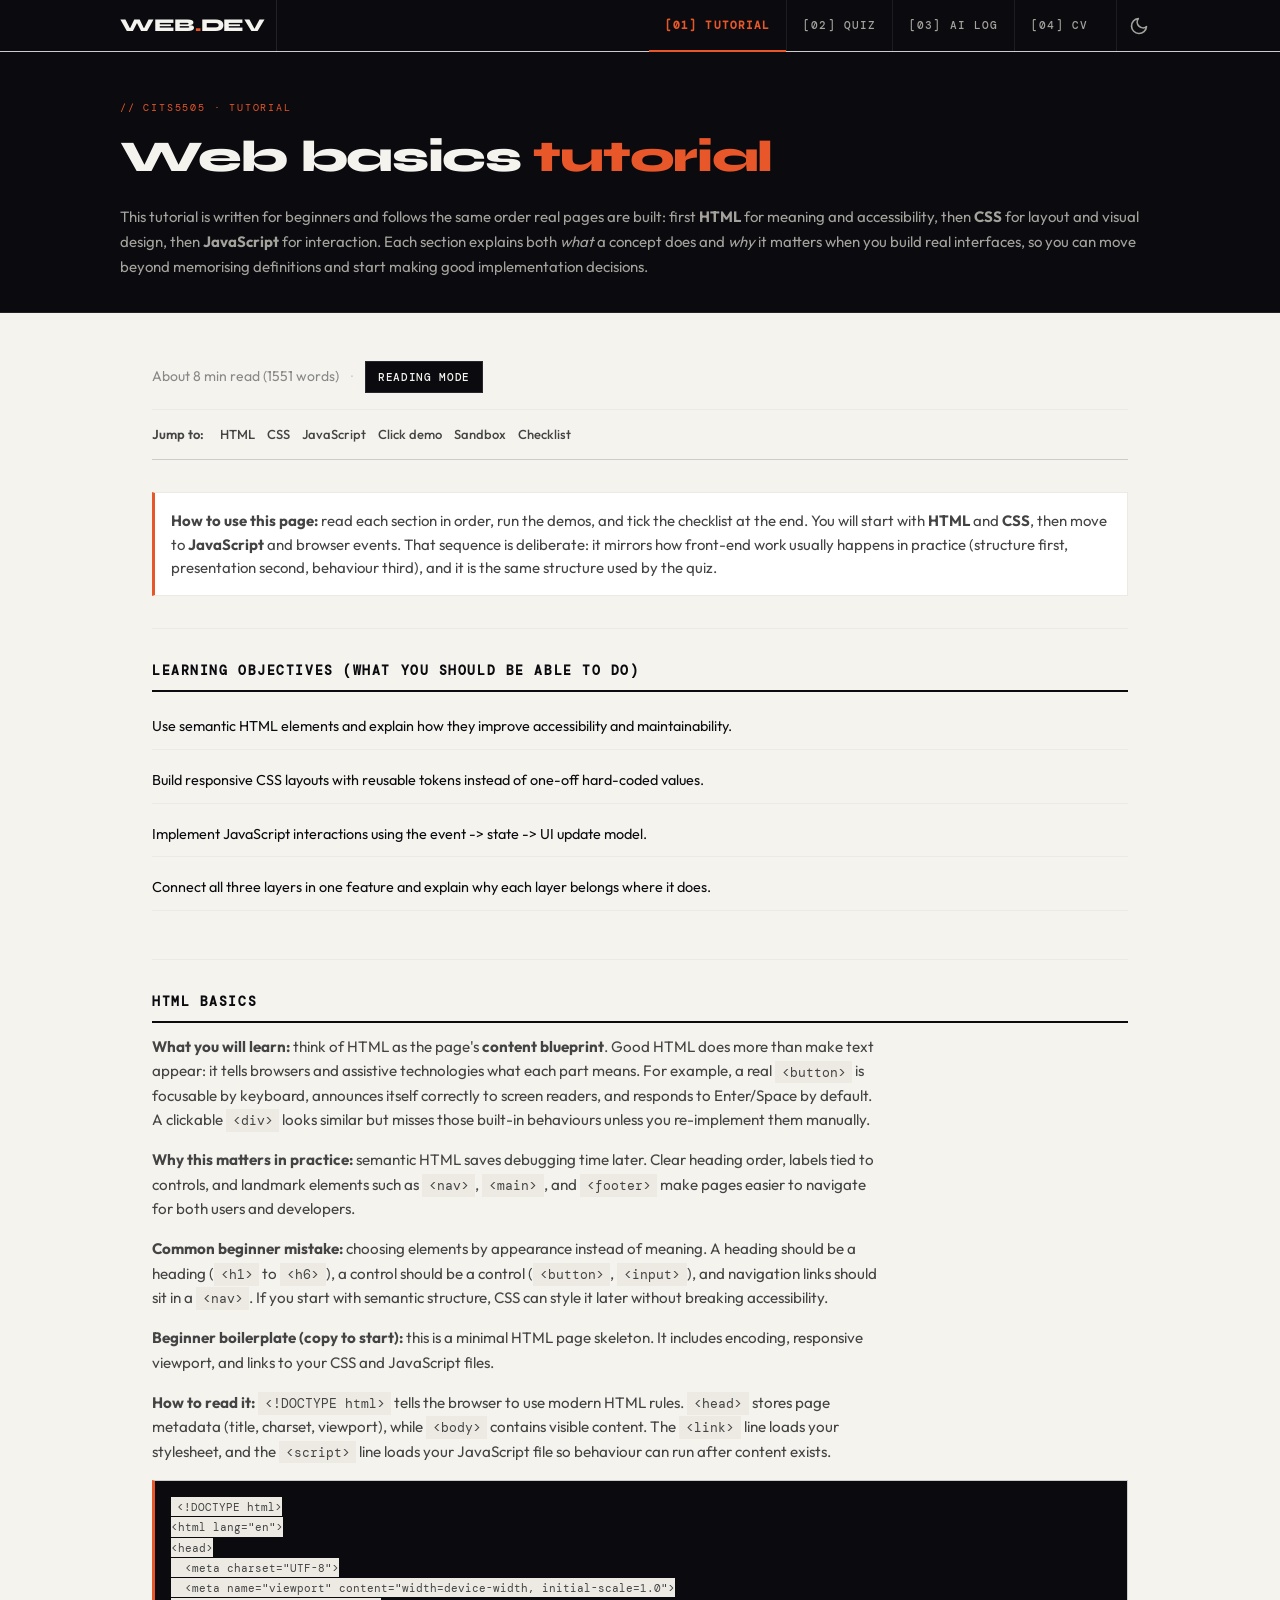
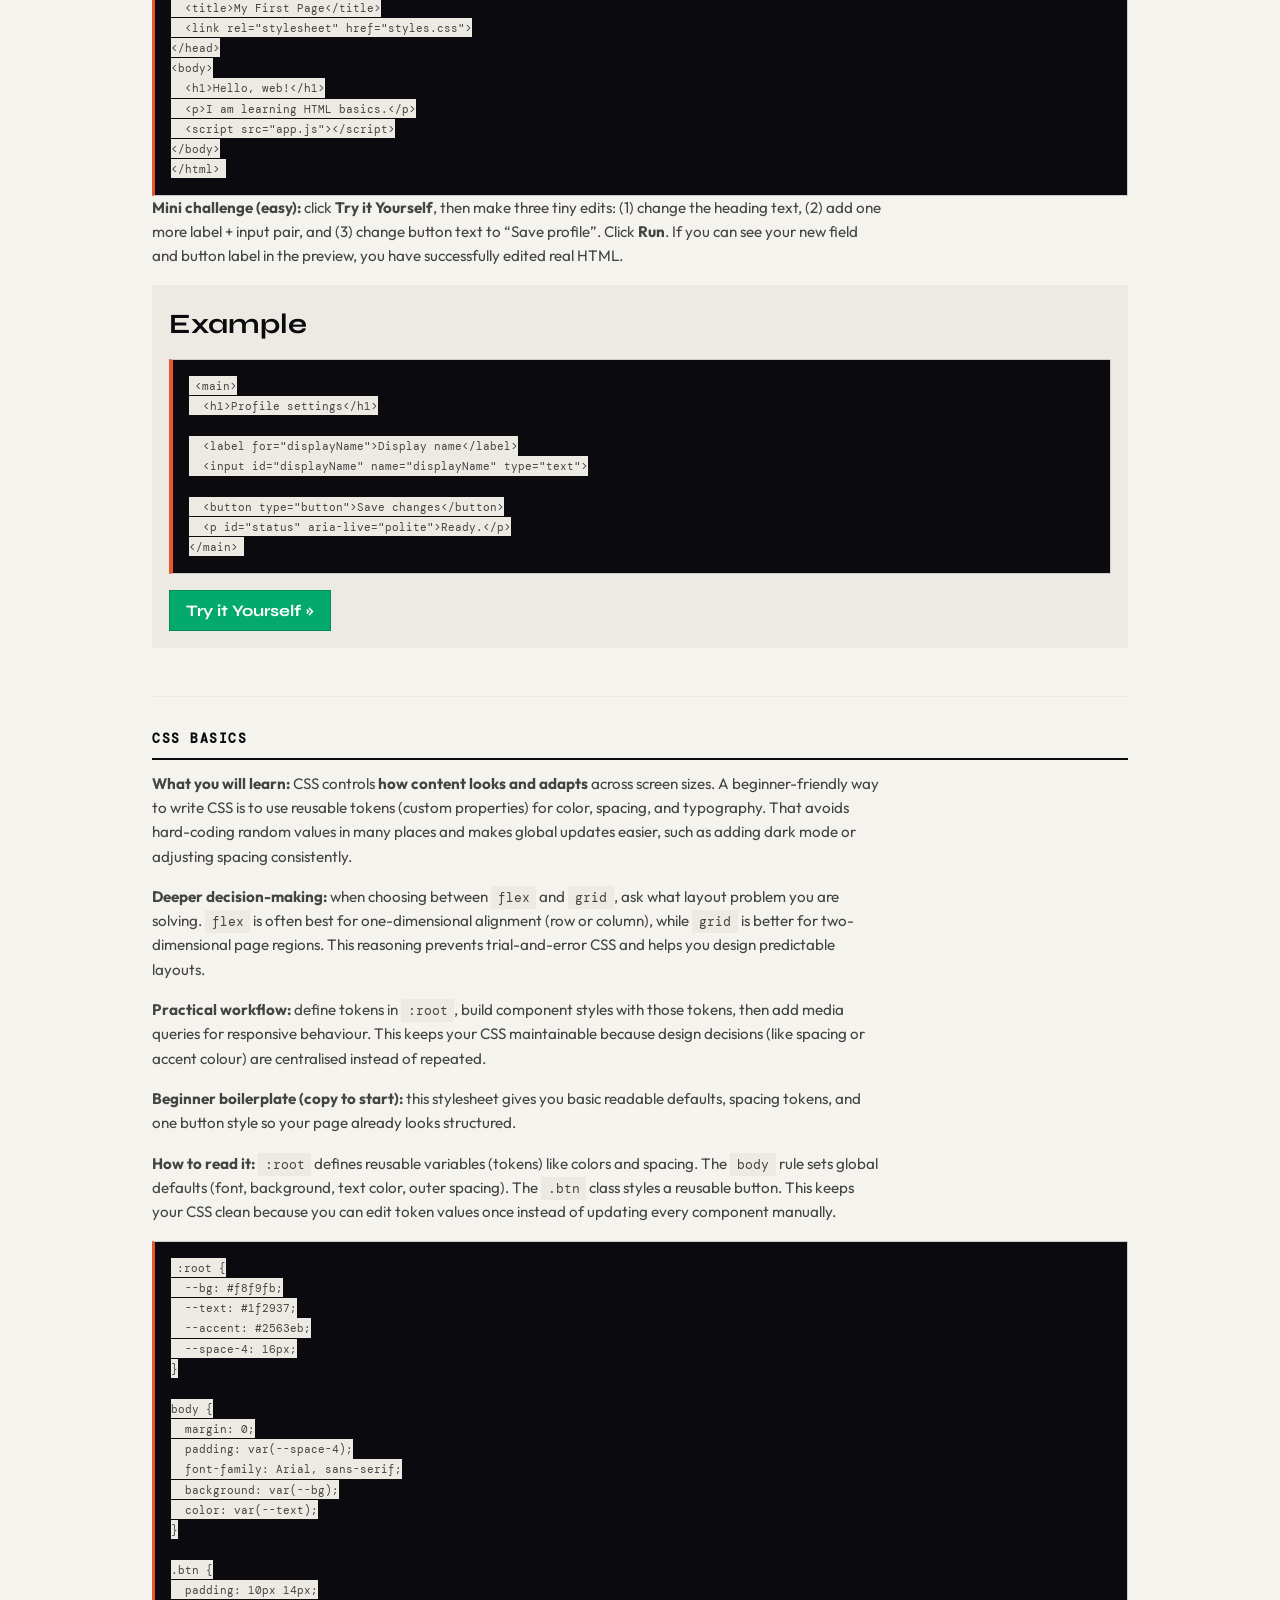
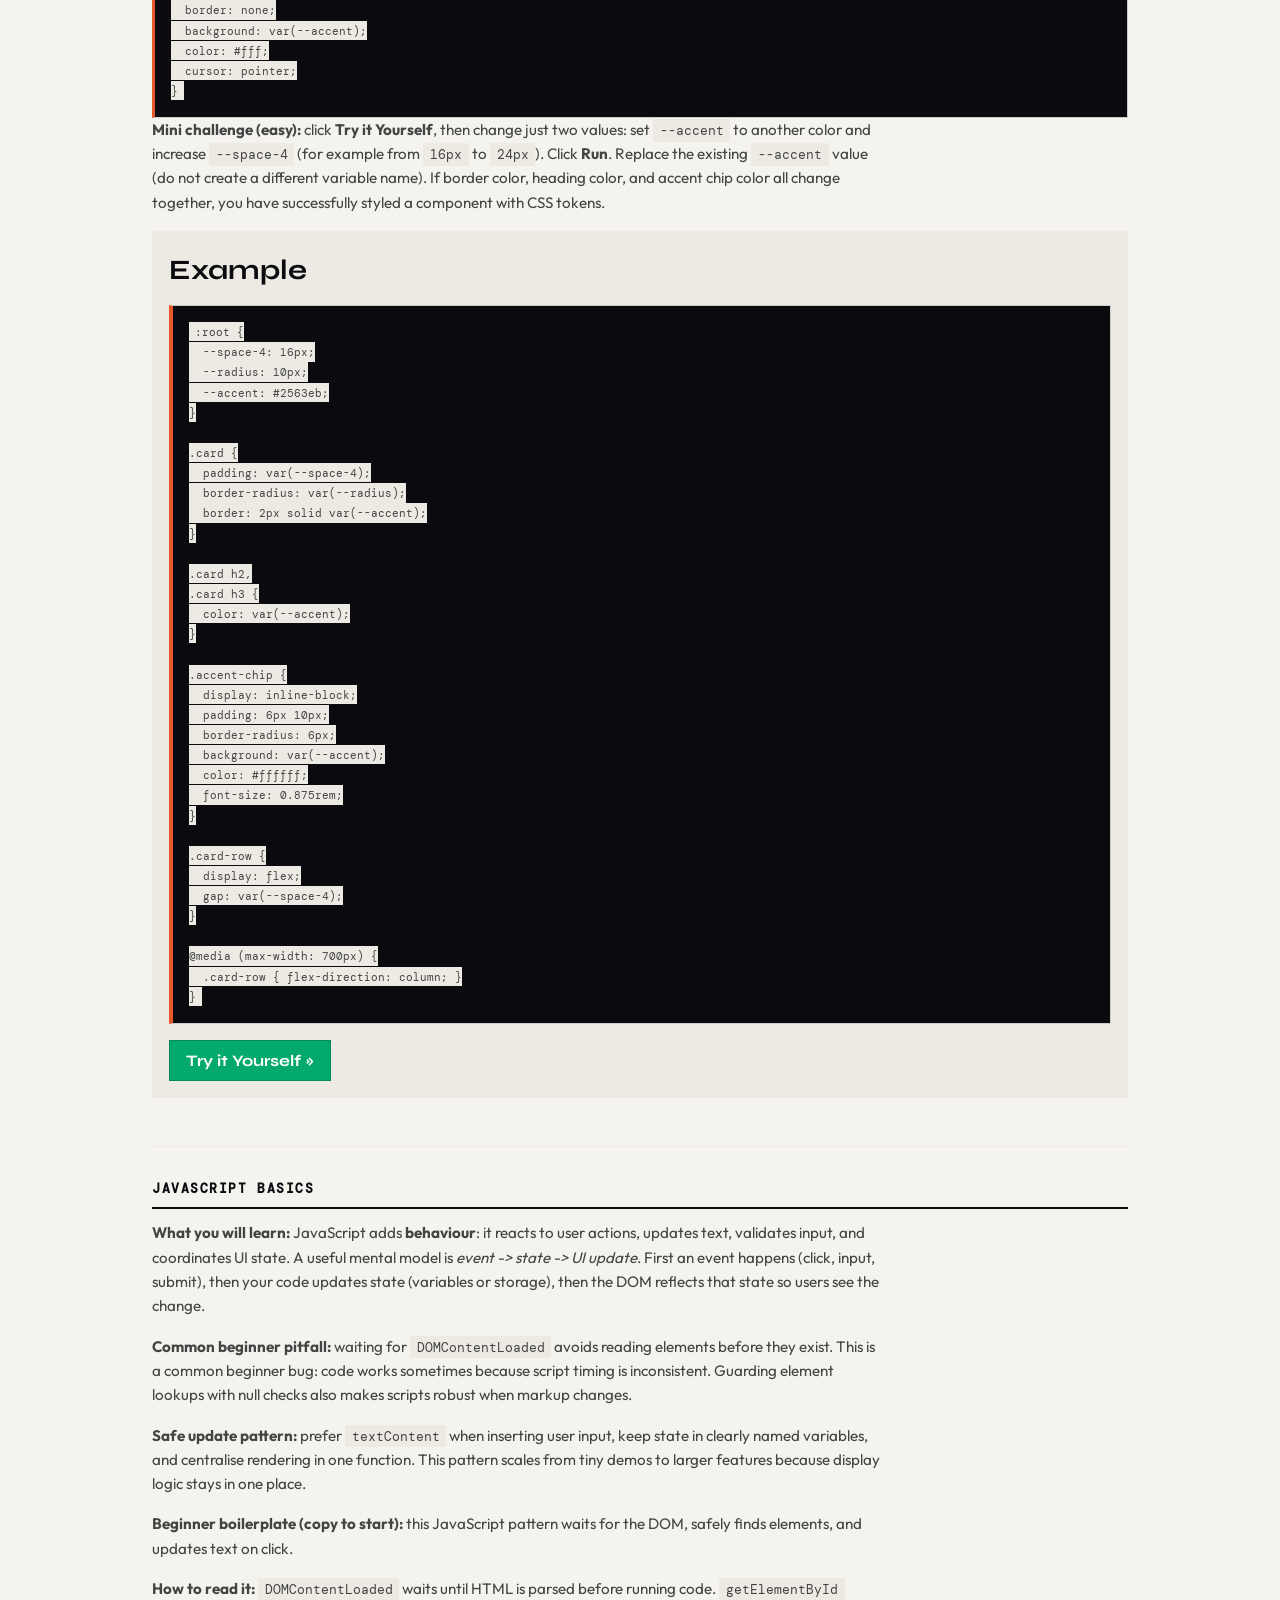
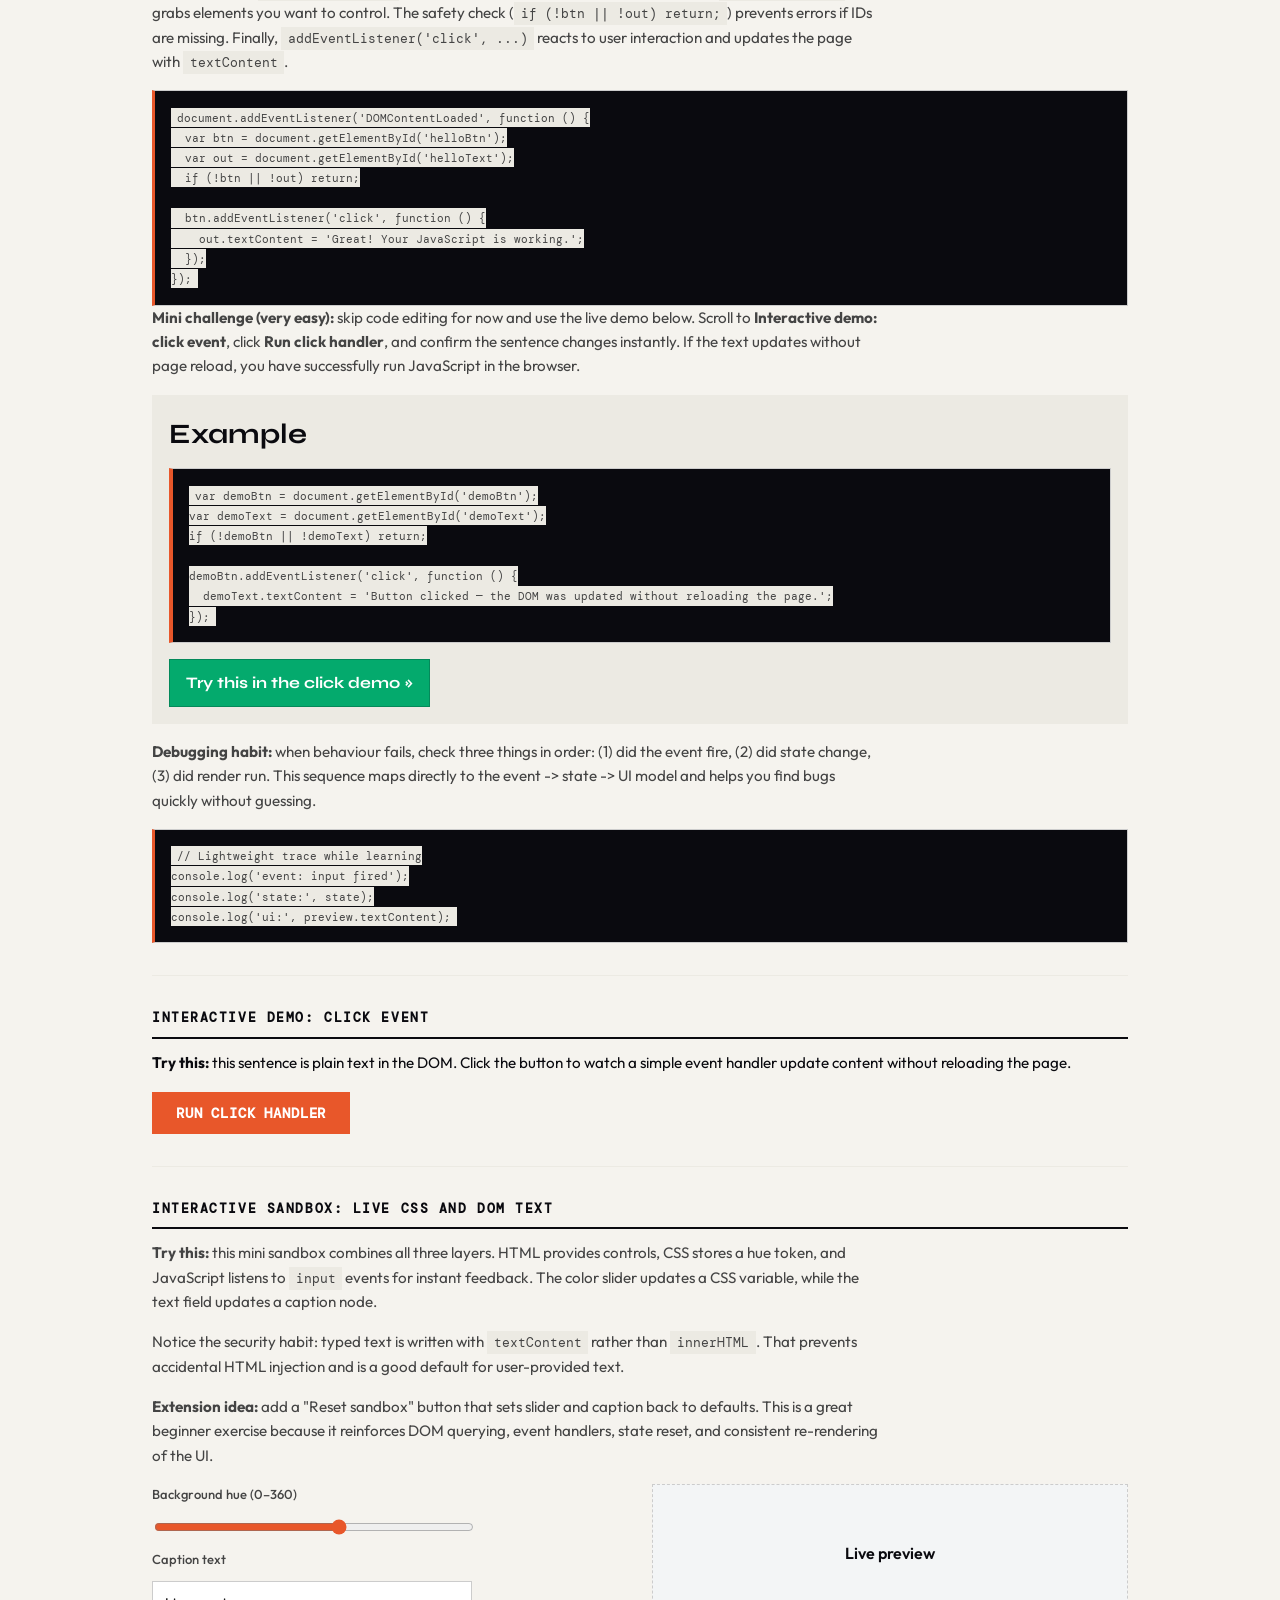
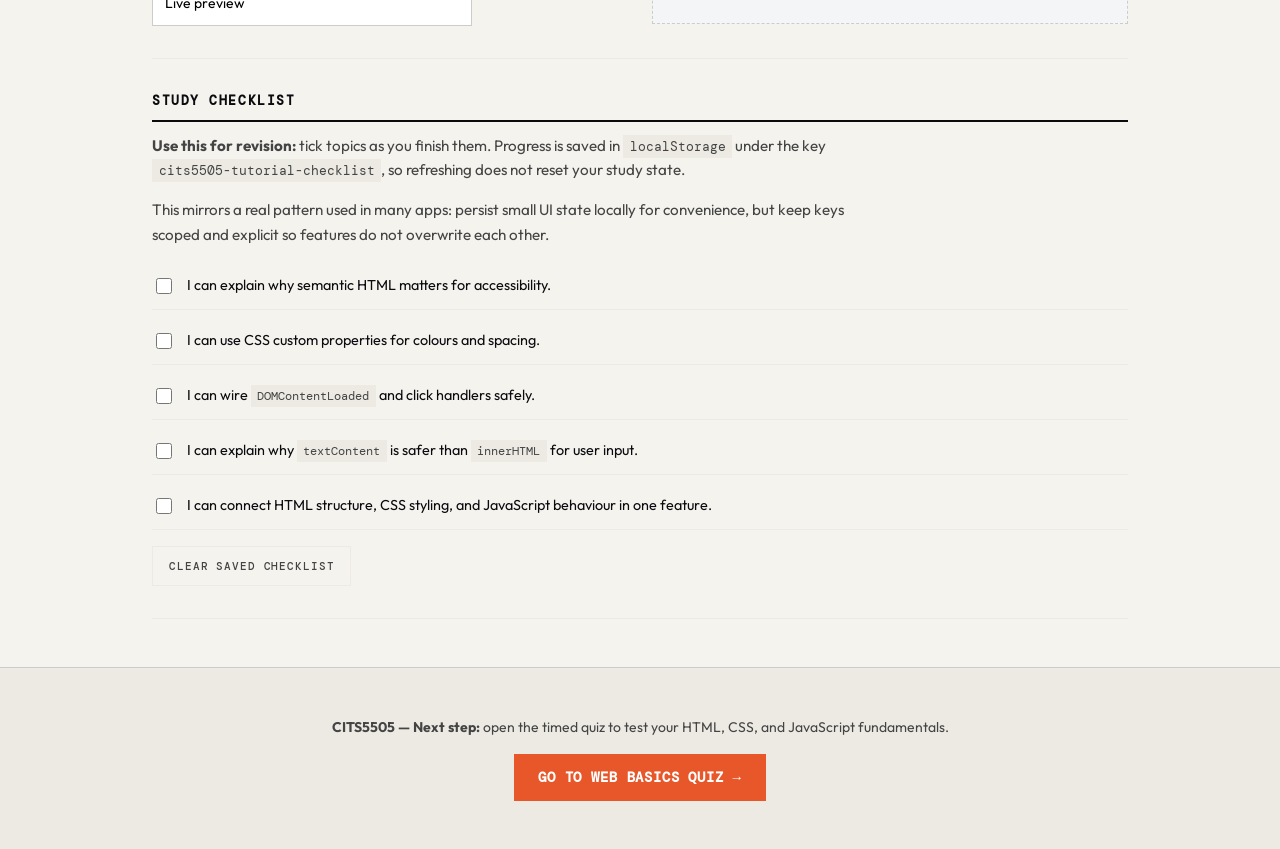
<file: index.html>
<!DOCTYPE html>
<html lang="en">
<head>
  <meta charset="UTF-8">
  <title>Tutorial - Web Basics</title>
  <meta name="viewport" content="width=device-width, initial-scale=1.0">
  <script src="js/theme.js"></script>
  <link rel="stylesheet" href="./css/styles.css">
</head>
<body class="main-page">

  <nav class="navbar" aria-label="Primary">
    <div class="navbar-inner">
      <a class="nav-logo" href="index.html">WEB<span>.</span>DEV</a>
      <ul class="nav-list">
        <li><a class="nav-link active" href="index.html">[01] Tutorial</a></li>
        <li><a class="nav-link" href="quiz.html">[02] Quiz</a></li>
        <li><a class="nav-link" href="reflection.html">[03] AI Log</a></li>
        <li><a class="nav-link" href="cv.html">[04] CV</a></li>
      </ul>
      <button type="button" class="theme-toggle" id="themeToggle" aria-label="Switch to dark mode" aria-pressed="false">
        <span class="theme-toggle-icon theme-toggle-icon--moon" aria-hidden="true">
          <svg xmlns="http://www.w3.org/2000/svg" width="20" height="20" viewBox="0 0 24 24" fill="none" stroke="currentColor" stroke-width="2" stroke-linecap="round" stroke-linejoin="round"><path d="M21 12.79A9 9 0 1 1 11.21 3 7 7 0 0 0 21 12.79z"/></svg>
        </span>
        <span class="theme-toggle-icon theme-toggle-icon--sun" aria-hidden="true">
          <svg xmlns="http://www.w3.org/2000/svg" width="20" height="20" viewBox="0 0 24 24" fill="none" stroke="currentColor" stroke-width="2" stroke-linecap="round" stroke-linejoin="round"><circle cx="12" cy="12" r="4"/><path d="M12 2v2M12 20v2M4.93 4.93l1.41 1.41M17.66 17.66l1.41 1.41M2 12h2M20 12h2M4.93 19.07l1.41-1.41M17.66 6.34l1.41-1.41"/></svg>
        </span>
      </button>
    </div>
  </nav>

  <main class="tutorial-container">
    <header class="tutorial-hero">
      <p class="page-hero-tag">// CITS5505 · Tutorial</p>
      <h1 class="page-title tutorial-h1">Web basics <em>tutorial</em></h1>
      <p class="tutorial-lead tutorial-hero-lead">
        This tutorial is written for beginners and follows the same order real pages are built: first
        <strong>HTML</strong> for meaning and accessibility, then <strong>CSS</strong> for layout and visual
        design, then <strong>JavaScript</strong> for interaction. Each section explains both <em>what</em> a
        concept does and <em>why</em> it matters when you build real interfaces, so you can move beyond memorising
        definitions and start making good implementation decisions.
      </p>
    </header>

    <div class="tutorial-content">
    <div class="tutorial-toolbar">
      <p class="tutorial-readout" id="tutorial-readout" aria-live="polite">
        <span id="tutorial-read-time">Estimating read time…</span>
        <span class="tutorial-readout-sep" aria-hidden="true">·</span>
        <button type="button" id="readingModeBtn" class="toolbar-btn" aria-pressed="false">
          Reading mode
        </button>
      </p>
    </div>

    <nav class="tutorial-toc" aria-label="On this page">
      <span class="tutorial-toc-label">Jump to:</span>
      <a href="#html-title">HTML</a>
      <a href="#css-title">CSS</a>
      <a href="#js-title">JavaScript</a>
      <a href="#demo1-title">Click demo</a>
      <a href="#demo2-title">Sandbox</a>
      <a href="#checklist-title">Checklist</a>
    </nav>

    <p class="tutorial-roadmap" role="note">
      <strong>How to use this page:</strong> read each section in order, run the demos, and tick the checklist
      at the end. You will start with <strong>HTML</strong> and <strong>CSS</strong>, then move to
      <strong>JavaScript</strong> and browser events. That sequence is deliberate: it mirrors how front-end work
      usually happens in practice (structure first, presentation second, behaviour third), and it is the same
      structure used by the quiz.
    </p>

    <section class="card tutorial-objectives" aria-labelledby="objectives-title">
      <h2 class="section-title" id="objectives-title">Learning objectives (what you should be able to do)</h2>
      <ul class="checklist">
        <li><span class="checklist-row">Use semantic HTML elements and explain how they improve accessibility and maintainability.</span></li>
        <li><span class="checklist-row">Build responsive CSS layouts with reusable tokens instead of one-off hard-coded values.</span></li>
        <li><span class="checklist-row">Implement JavaScript interactions using the event -&gt; state -&gt; UI update model.</span></li>
        <li><span class="checklist-row">Connect all three layers in one feature and explain why each layer belongs where it does.</span></li>
      </ul>
    </section>

    <!-- HTML: semantics and accessibility -->
    <section class="card section-html" aria-labelledby="html-title">
      <h2 class="section-title" id="html-title">HTML Basics</h2>
      <p class="section-desc">
        <strong>What you will learn:</strong> think of HTML as the page's <strong>content blueprint</strong>. Good
        HTML does more than make text appear:
        it tells browsers and assistive technologies what each part means. For example, a real
        <code>&lt;button&gt;</code> is focusable by keyboard, announces itself correctly to screen readers, and
        responds to Enter/Space by default. A clickable <code>&lt;div&gt;</code> looks similar but misses those
        built-in behaviours unless you re-implement them manually.
      </p>
      <p class="section-desc">
        <strong>Why this matters in practice:</strong> semantic HTML saves debugging time later. Clear heading order,
        labels tied to controls, and landmark elements such as <code>&lt;nav&gt;</code>, <code>&lt;main&gt;</code>,
        and <code>&lt;footer&gt;</code> make pages easier to navigate for both users and developers.
      </p>
      <p class="section-desc">
        <strong>Common beginner mistake:</strong> choosing elements by appearance instead of meaning. A heading should
        be a heading (<code>&lt;h1&gt;</code> to <code>&lt;h6&gt;</code>), a control should be a control
        (<code>&lt;button&gt;</code>, <code>&lt;input&gt;</code>), and navigation links should sit in a
        <code>&lt;nav&gt;</code>. If you start with semantic structure, CSS can style it later without breaking
        accessibility.
      </p>
      <p class="section-desc">
        <strong>Beginner boilerplate (copy to start):</strong> this is a minimal HTML page skeleton. It includes
        encoding, responsive viewport, and links to your CSS and JavaScript files.
      </p>
      <p class="section-desc">
        <strong>How to read it:</strong> <code>&lt;!DOCTYPE html&gt;</code> tells the browser to use modern HTML rules.
        <code>&lt;head&gt;</code> stores page metadata (title, charset, viewport), while
        <code>&lt;body&gt;</code> contains visible content. The <code>&lt;link&gt;</code> line loads your stylesheet,
        and the <code>&lt;script&gt;</code> line loads your JavaScript file so behaviour can run after content exists.
      </p>
      <pre class="code-block"><code>&lt;!DOCTYPE html&gt;
&lt;html lang="en"&gt;
&lt;head&gt;
  &lt;meta charset="UTF-8"&gt;
  &lt;meta name="viewport" content="width=device-width, initial-scale=1.0"&gt;
  &lt;title&gt;My First Page&lt;/title&gt;
  &lt;link rel="stylesheet" href="styles.css"&gt;
&lt;/head&gt;
&lt;body&gt;
  &lt;h1&gt;Hello, web!&lt;/h1&gt;
  &lt;p&gt;I am learning HTML basics.&lt;/p&gt;
  &lt;script src="app.js"&gt;&lt;/script&gt;
&lt;/body&gt;
&lt;/html&gt;</code></pre>
      <p class="section-desc" id="html-try">
        <strong>Mini challenge (easy):</strong> click <strong>Try it Yourself</strong>, then make three tiny edits:
        (1) change the heading text, (2) add one more label + input pair, and (3) change button text to
        “Save profile”. Click <strong>Run</strong>. If you can see your new field and button label in the preview,
        you have successfully edited real HTML.
      </p>
      <div class="tutorial-example-card">
        <h3 class="tutorial-example-title">Example</h3>
        <!-- Snippet: semantic controls + association by implicit label wrapping -->
        <pre class="code-block tutorial-example-code"><code>&lt;main&gt;
  &lt;h1&gt;Profile settings&lt;/h1&gt;

  &lt;label for="displayName"&gt;Display name&lt;/label&gt;
  &lt;input id="displayName" name="displayName" type="text"&gt;

  &lt;button type="button"&gt;Save changes&lt;/button&gt;
  &lt;p id="status" aria-live="polite"&gt;Ready.&lt;/p&gt;
&lt;/main&gt;</code></pre>
        <button type="button" class="tutorial-example-btn tutorial-example-btn--toggle" data-try-target="try-html-panel">Try it Yourself &raquo;</button>
      </div>
      <div class="tutorial-try-panel" id="try-html-panel" data-try-mode="html" hidden>
        <label class="tutorial-try-label" for="tryHtmlEditor">Edit HTML</label>
        <textarea id="tryHtmlEditor" class="tutorial-try-editor" spellcheck="false"><main>
  <h1>Profile settings</h1>
  <label for="displayName">Display name</label>
  <input id="displayName" name="displayName" type="text" />
  <button type="button">Save changes</button>
  <p id="status" aria-live="polite">Ready.</p>
</main></textarea>
        <div class="tutorial-try-actions">
          <button type="button" class="tutorial-try-run">Run</button>
          <button type="button" class="tutorial-try-reset">Reset</button>
        </div>
        <iframe class="tutorial-try-frame" title="Try HTML output"></iframe>
      </div>
    </section>

    <!-- CSS: separation of concerns and maintainability -->
    <section class="card section-css" aria-labelledby="css-title">
      <h2 class="section-title" id="css-title">CSS Basics</h2>
      <p class="section-desc">
        <strong>What you will learn:</strong> CSS controls <strong>how content looks and adapts</strong> across
        screen sizes. A beginner-friendly way to write CSS is to use reusable tokens (custom properties) for color,
        spacing, and typography. That avoids hard-coding random values in many places and makes global updates easier,
        such as adding dark mode or adjusting spacing consistently.
      </p>
      <p class="section-desc">
        <strong>Deeper decision-making:</strong> when choosing between <code>flex</code> and <code>grid</code>, ask
        what layout problem you are solving. <code>flex</code> is often best for one-dimensional alignment (row or
        column), while <code>grid</code> is better for two-dimensional page regions. This reasoning prevents
        trial-and-error CSS and helps you design predictable layouts.
      </p>
      <p class="section-desc">
        <strong>Practical workflow:</strong> define tokens in <code>:root</code>, build component styles with those
        tokens, then add media queries for responsive behaviour. This keeps your CSS maintainable because design
        decisions (like spacing or accent colour) are centralised instead of repeated.
      </p>
      <p class="section-desc">
        <strong>Beginner boilerplate (copy to start):</strong> this stylesheet gives you basic readable defaults,
        spacing tokens, and one button style so your page already looks structured.
      </p>
      <p class="section-desc">
        <strong>How to read it:</strong> <code>:root</code> defines reusable variables (tokens) like colors and spacing.
        The <code>body</code> rule sets global defaults (font, background, text color, outer spacing). The
        <code>.btn</code> class styles a reusable button. This keeps your CSS clean because you can edit token values
        once instead of updating every component manually.
      </p>
      <pre class="code-block"><code>:root {
  --bg: #f8f9fb;
  --text: #1f2937;
  --accent: #2563eb;
  --space-4: 16px;
}

body {
  margin: 0;
  padding: var(--space-4);
  font-family: Arial, sans-serif;
  background: var(--bg);
  color: var(--text);
}

.btn {
  padding: 10px 14px;
  border: none;
  background: var(--accent);
  color: #fff;
  cursor: pointer;
}</code></pre>
      <p class="section-desc" id="css-try">
        <strong>Mini challenge (easy):</strong> click <strong>Try it Yourself</strong>, then change just two values:
        set <code>--accent</code> to another color and increase <code>--space-4</code> (for example from
        <code>16px</code> to <code>24px</code>). Click <strong>Run</strong>. Replace the existing
        <code>--accent</code> value (do not create a different variable name). If border color, heading color, and
        accent chip color all change together, you have successfully styled a component with CSS tokens.
      </p>
      <div class="tutorial-example-card">
        <h3 class="tutorial-example-title">Example</h3>
        <!-- Snippet: variables + readable component styling -->
        <pre class="code-block tutorial-example-code"><code>:root {
  --space-4: 16px;
  --radius: 10px;
  --accent: #2563eb;
}

.card {
  padding: var(--space-4);
  border-radius: var(--radius);
  border: 2px solid var(--accent);
}

.card h2,
.card h3 {
  color: var(--accent);
}

.accent-chip {
  display: inline-block;
  padding: 6px 10px;
  border-radius: 6px;
  background: var(--accent);
  color: #ffffff;
  font-size: 0.875rem;
}

.card-row {
  display: flex;
  gap: var(--space-4);
}

@media (max-width: 700px) {
  .card-row { flex-direction: column; }
}</code></pre>
        <button type="button" class="tutorial-example-btn tutorial-example-btn--toggle" data-try-target="try-css-panel">Try it Yourself &raquo;</button>
      </div>
      <div class="tutorial-try-panel" id="try-css-panel" data-try-mode="css" hidden>
        <label class="tutorial-try-label" for="tryCssEditor">Edit CSS</label>
        <textarea id="tryCssEditor" class="tutorial-try-editor" spellcheck="false">:root {
  --space-4: 16px;
  --radius: 10px;
  --accent: #2563eb;
}

.card {
  padding: var(--space-4);
  border-radius: var(--radius);
  border: 2px solid var(--accent);
}

.card h2,
.card h3 {
  color: var(--accent);
}

.accent-chip {
  display: inline-block;
  padding: 6px 10px;
  border-radius: 6px;
  background: var(--accent);
  color: #ffffff;
  font-size: 0.875rem;
}

.card-row {
  display: flex;
  gap: var(--space-4);
}

@media (max-width: 700px) {
  .card-row { flex-direction: column; }
}</textarea>
        <div class="tutorial-try-actions">
          <button type="button" class="tutorial-try-run">Run</button>
          <button type="button" class="tutorial-try-reset">Reset</button>
        </div>
        <iframe class="tutorial-try-frame" title="Try CSS output"></iframe>
      </div>
    </section>

    <!-- JavaScript: events and DOM updates -->
    <section class="card section-js" aria-labelledby="js-title">
      <h2 class="section-title" id="js-title">JavaScript Basics</h2>
      <p class="section-desc">
        <strong>What you will learn:</strong> JavaScript adds <strong>behaviour</strong>: it reacts to user actions,
        updates text, validates input, and coordinates UI state. A useful mental model is
        <em>event -&gt; state -&gt; UI update</em>. First an event happens (click, input, submit), then your code
        updates state (variables or storage), then the DOM reflects that state so users see the change.
      </p>
      <p class="section-desc">
        <strong>Common beginner pitfall:</strong> waiting for <code>DOMContentLoaded</code> avoids reading elements
        before they exist. This is a common beginner bug: code works sometimes because script timing is inconsistent.
        Guarding element lookups with null checks also makes scripts robust when markup changes.
      </p>
      <p class="section-desc">
        <strong>Safe update pattern:</strong> prefer <code>textContent</code> when inserting user input, keep state
        in clearly named variables, and centralise rendering in one function. This pattern scales from tiny demos to
        larger features because display logic stays in one place.
      </p>
      <p class="section-desc">
        <strong>Beginner boilerplate (copy to start):</strong> this JavaScript pattern waits for the DOM, safely finds
        elements, and updates text on click.
      </p>
      <p class="section-desc">
        <strong>How to read it:</strong> <code>DOMContentLoaded</code> waits until HTML is parsed before running code.
        <code>getElementById</code> grabs elements you want to control. The safety check
        (<code>if (!btn || !out) return;</code>) prevents errors if IDs are missing. Finally,
        <code>addEventListener('click', ...)</code> reacts to user interaction and updates the page with
        <code>textContent</code>.
      </p>
      <pre class="code-block"><code>document.addEventListener('DOMContentLoaded', function () {
  var btn = document.getElementById('helloBtn');
  var out = document.getElementById('helloText');
  if (!btn || !out) return;

  btn.addEventListener('click', function () {
    out.textContent = 'Great! Your JavaScript is working.';
  });
});</code></pre>
      <p class="section-desc" id="js-try">
        <strong>Mini challenge (very easy):</strong> skip code editing for now and use the live demo below. Scroll to
        <strong>Interactive demo: click event</strong>, click <strong>Run click handler</strong>, and confirm the
        sentence changes instantly. If the text updates without page reload, you have successfully run JavaScript in
        the browser.
      </p>
      <div class="tutorial-example-card">
        <h3 class="tutorial-example-title">Example</h3>
        <!-- Snippet: guarded lookup + event listener -->
        <pre class="code-block tutorial-example-code"><code>var demoBtn = document.getElementById('demoBtn');
var demoText = document.getElementById('demoText');
if (!demoBtn || !demoText) return;

demoBtn.addEventListener('click', function () {
  demoText.textContent = 'Button clicked — the DOM was updated without reloading the page.';
});</code></pre>
        <a class="tutorial-example-btn" href="#demo1-title">Try this in the click demo &raquo;</a>
      </div>
      <p class="section-desc">
        <strong>Debugging habit:</strong> when behaviour fails, check three things in order: (1) did the event fire,
        (2) did state change, (3) did render run. This sequence maps directly to the
        event -&gt; state -&gt; UI model and helps you find bugs quickly without guessing.
      </p>
      <pre class="code-block"><code>// Lightweight trace while learning
console.log('event: input fired');
console.log('state:', state);
console.log('ui:', preview.textContent);</code></pre>
    </section>

    <!-- Interactive Demo 1: discrete event -->
    <section class="card interactive-demo" aria-labelledby="demo1-title">
      <h2 class="section-title" id="demo1-title">Interactive demo: click event</h2>
      <p id="demoText" class="demo-text">
        <strong>Try this:</strong> this sentence is plain text in the DOM. Click the button to watch a simple event
        handler update content
        without reloading the page.
      </p>
      <button id="demoBtn" type="button" class="demo-btn">Run click handler</button>
    </section>

    <!-- Interactive Demo 2: continuous input (rubric: live CSS / DOM sandbox) -->
    <section class="card sandbox-demo" aria-labelledby="demo2-title">
      <h2 class="section-title" id="demo2-title">Interactive sandbox: live CSS and DOM text</h2>
      <p class="section-desc">
        <strong>Try this:</strong> this mini sandbox combines all three layers. HTML provides controls, CSS stores a
        hue token, and
        JavaScript listens to <code>input</code> events for instant feedback. The color slider updates a CSS
        variable, while the text field updates a caption node.
      </p>
      <p class="section-desc">
        Notice the security habit: typed text is written with <code>textContent</code> rather than
        <code>innerHTML</code>. That prevents accidental HTML injection and is a good default for user-provided
        text.
      </p>
      <p class="section-desc">
        <strong>Extension idea:</strong> add a "Reset sandbox" button that sets slider and caption back to defaults.
        This is a great beginner exercise because it reinforces DOM querying, event handlers, state reset, and
        consistent re-rendering of the UI.
      </p>
      <div class="sandbox-layout">
        <div class="sandbox-controls">
          <label class="sandbox-label" for="sandboxHueSlider">Background hue (0–360)</label>
          <input type="range" id="sandboxHueSlider" min="0" max="360" value="210">
          <label class="sandbox-label" for="sandboxLabelInput">Caption text</label>
          <input type="text" id="sandboxLabelInput" class="sandbox-text-input" maxlength="80" placeholder="Type a short label" value="Live preview">
        </div>
        <div id="sandboxBox" class="sandbox-box" style="--sandbox-hue: 210;">
          <p id="sandboxLiveCaption" class="sandbox-caption"></p>
        </div>
      </div>
    </section>

    <!-- Checklist: localStorage -->
    <section class="card study-checklist-card" aria-labelledby="checklist-title">
      <h2 class="section-title" id="checklist-title">Study checklist</h2>
      <p class="section-desc">
        <strong>Use this for revision:</strong> tick topics as you finish them. Progress is saved in
        <code>localStorage</code> under the key
        <code>cits5505-tutorial-checklist</code>, so refreshing does not reset your study state.
      </p>
      <p class="section-desc">
        This mirrors a real pattern used in many apps: persist small UI state locally for convenience, but keep
        keys scoped and explicit so features do not overwrite each other.
      </p>
      <ul class="checklist" id="tutorialChecklist">
        <li>
          <label class="checklist-row">
            <input type="checkbox" data-check-key="semantics">
            <span>I can explain why semantic HTML matters for accessibility.</span>
          </label>
        </li>
        <li>
          <label class="checklist-row">
            <input type="checkbox" data-check-key="css-vars">
            <span>I can use CSS custom properties for colours and spacing.</span>
          </label>
        </li>
        <li>
          <label class="checklist-row">
            <input type="checkbox" data-check-key="dom-events">
            <span>I can wire <code>DOMContentLoaded</code> and click handlers safely.</span>
          </label>
        </li>
        <li>
          <label class="checklist-row">
            <input type="checkbox" data-check-key="js-safe-text">
            <span>I can explain why <code>textContent</code> is safer than <code>innerHTML</code> for user input.</span>
          </label>
        </li>
        <li>
          <label class="checklist-row">
            <input type="checkbox" data-check-key="layer-integration">
            <span>I can connect HTML structure, CSS styling, and JavaScript behaviour in one feature.</span>
          </label>
        </li>
      </ul>
      <button type="button" id="checklistResetBtn" class="checklist-reset-btn">Clear saved checklist</button>
    </section>
    </div>
  </main>

  <footer class="footer">
    <p class="footer-next">
      <strong>CITS5505 — Next step:</strong> open the timed quiz to test your HTML, CSS, and JavaScript fundamentals.
    </p>
    <a href="quiz.html" class="btn-go-quiz" aria-label="Go to the Web Basics quiz page (quiz.html)">Go to Web Basics Quiz →</a>
  </footer>

  <script src="js/tutorial.js"></script>
</body>
</html>
</file>
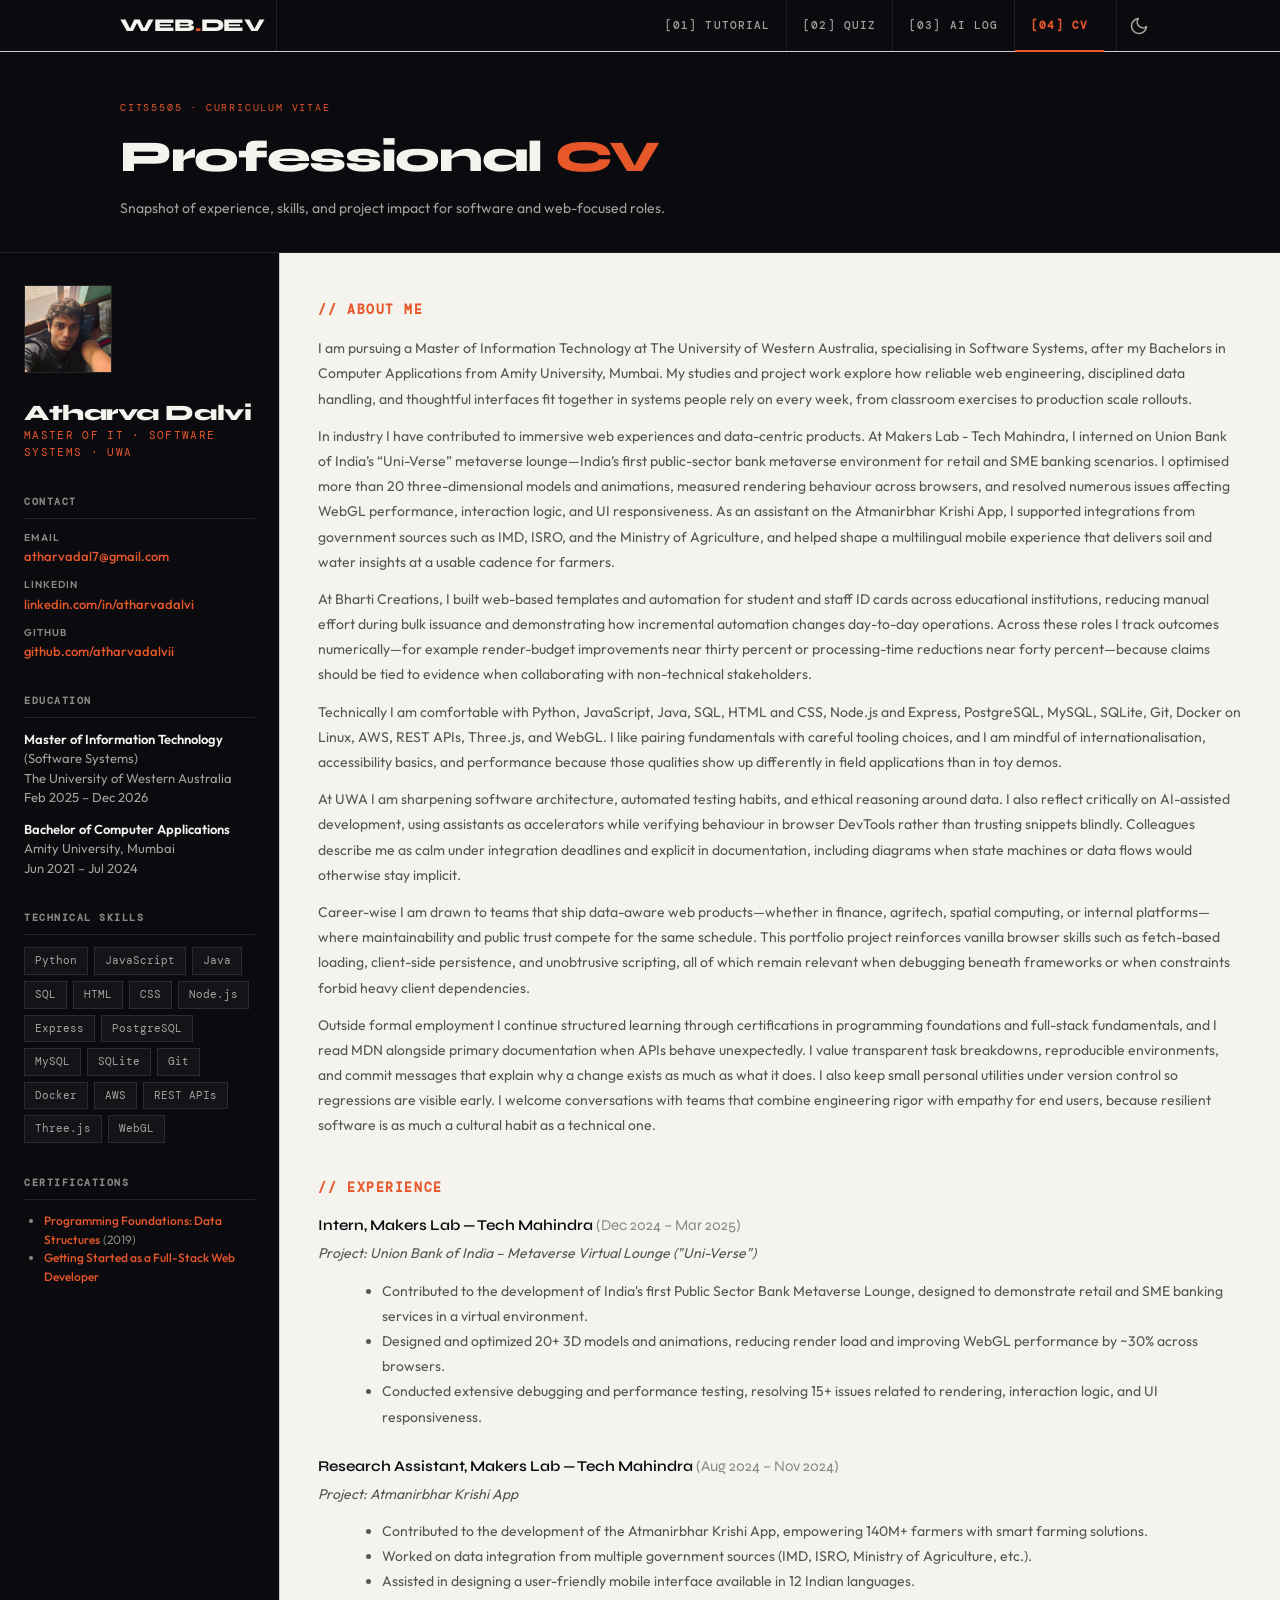
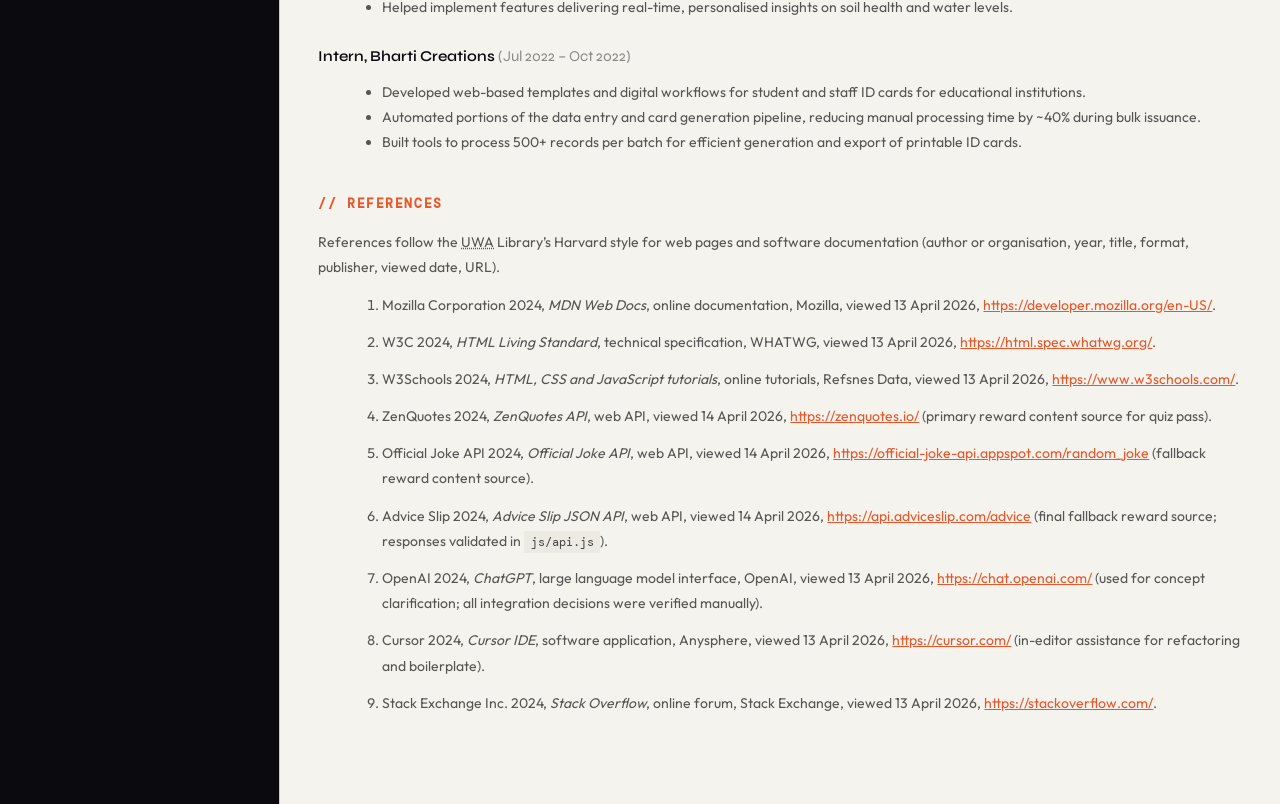
<file: cv.html>
<!DOCTYPE html>
<html lang="en">
<head>
  <meta charset="UTF-8">
  <title>My CV - Web Basics</title>
  <meta name="viewport" content="width=device-width, initial-scale=1.0">
  <script src="js/theme.js"></script>
  <link rel="stylesheet" href="./css/styles.css">
</head>
<body class="cv-page">
  <nav class="navbar" aria-label="Primary">
    <div class="navbar-inner">
      <a class="nav-logo" href="index.html">WEB<span>.</span>DEV</a>
      <ul class="nav-list">
        <li><a class="nav-link" href="index.html">[01] Tutorial</a></li>
        <li><a class="nav-link" href="quiz.html">[02] Quiz</a></li>
        <li><a class="nav-link" href="reflection.html">[03] AI Log</a></li>
        <li><a class="nav-link active" href="cv.html">[04] CV</a></li>
      </ul>
      <button type="button" class="theme-toggle" id="themeToggle" aria-label="Switch to dark mode" aria-pressed="false">
        <span class="theme-toggle-icon theme-toggle-icon--moon" aria-hidden="true">
          <svg xmlns="http://www.w3.org/2000/svg" width="20" height="20" viewBox="0 0 24 24" fill="none" stroke="currentColor" stroke-width="2" stroke-linecap="round" stroke-linejoin="round"><path d="M21 12.79A9 9 0 1 1 11.21 3 7 7 0 0 0 21 12.79z"/></svg>
        </span>
        <span class="theme-toggle-icon theme-toggle-icon--sun" aria-hidden="true">
          <svg xmlns="http://www.w3.org/2000/svg" width="20" height="20" viewBox="0 0 24 24" fill="none" stroke="currentColor" stroke-width="2" stroke-linecap="round" stroke-linejoin="round"><circle cx="12" cy="12" r="4"/><path d="M12 2v2M12 20v2M4.93 4.93l1.41 1.41M17.66 17.66l1.41 1.41M2 12h2M20 12h2M4.93 19.07l1.41-1.41M17.66 6.34l1.41-1.41"/></svg>
        </span>
      </button>
    </div>
  </nav>

  <div class="page-hero page-hero--ai page-hero--document">
    <p class="page-hero-tag">CITS5505 · curriculum vitae</p>
    <h1 class="page-title">Professional <span class="page-title-accent">CV</span></h1>
    <p class="page-hero-sub">
      Snapshot of experience, skills, and project impact for software and web-focused roles.
    </p>
  </div>

  <main class="cv-container cv-layout">
    <aside class="cv-sidebar" aria-label="Profile summary">
      <img src="assets/images/profile.png" alt="Profile photo placeholder" class="cv-profile-image" width="110" height="110">
      <h1 class="cv-name">Atharva Dalvi</h1>
      <p class="cv-role">Master of IT · Software Systems · UWA</p>

      <div class="cv-sidebar-head">Contact</div>
      <div class="cv-sidebar-contact-line">
        <strong>Email</strong>
        <a href="mailto:atharvadal7@gmail.com">atharvadal7@gmail.com</a>
      </div>
      <div class="cv-sidebar-contact-line">
        <strong>LinkedIn</strong>
        <a href="https://linkedin.com/in/atharvadalvi" target="_blank" rel="noopener noreferrer">linkedin.com/in/atharvadalvi</a>
      </div>
      <div class="cv-sidebar-contact-line">
        <strong>GitHub</strong>
        <a href="https://github.com/atharvadalvii" target="_blank" rel="noopener noreferrer">github.com/atharvadalvii</a>
      </div>

      <div class="cv-sidebar-head">Education</div>
      <p class="cv-sidebar-edu"><span class="cv-edu-strong">Master of Information Technology</span> (Software Systems)<br>The University of Western Australia<br>Feb 2025 – Dec 2026</p>
      <p class="cv-sidebar-edu"><span class="cv-edu-strong">Bachelor of Computer Applications</span><br>Amity University, Mumbai<br>Jun 2021 – Jul 2024</p>

      <div class="cv-sidebar-head">Technical skills</div>
      <div class="cv-skill-pills">
        <span class="cv-skill-pill">Python</span>
        <span class="cv-skill-pill">JavaScript</span>
        <span class="cv-skill-pill">Java</span>
        <span class="cv-skill-pill">SQL</span>
        <span class="cv-skill-pill">HTML</span>
        <span class="cv-skill-pill">CSS</span>
        <span class="cv-skill-pill">Node.js</span>
        <span class="cv-skill-pill">Express</span>
        <span class="cv-skill-pill">PostgreSQL</span>
        <span class="cv-skill-pill">MySQL</span>
        <span class="cv-skill-pill">SQLite</span>
        <span class="cv-skill-pill">Git</span>
        <span class="cv-skill-pill">Docker</span>
        <span class="cv-skill-pill">AWS</span>
        <span class="cv-skill-pill">REST APIs</span>
        <span class="cv-skill-pill">Three.js</span>
        <span class="cv-skill-pill">WebGL</span>
      </div>

      <div class="cv-sidebar-head">Certifications</div>
      <ul class="cv-sidebar-certs">
        <li>
          <a href="https://www.linkedin.com/learning/programming-foundations-data-structures-25191158" target="_blank" rel="noopener noreferrer">Programming Foundations: Data Structures</a> (2019)
        </li>
        <li>
          <a href="https://www.linkedin.com/learning/getting-started-as-a-full-stack-web-developer" target="_blank" rel="noopener noreferrer">Getting Started as a Full-Stack Web Developer</a>
        </li>
      </ul>
    </aside>

    <div class="cv-main">
    <section class="cv-section" id="about">
      <h2 class="cv-main-kicker">// About me</h2>
      <p>
        I am pursuing a Master of Information Technology at The University of Western Australia, specialising in Software Systems, after my Bachelors in Computer Applications from Amity University, Mumbai. My studies and project work explore how reliable web engineering, disciplined data handling, and thoughtful interfaces fit together in systems people rely on every week, from classroom exercises to production scale rollouts.
      </p>
      <p>
        In industry I have contributed to immersive web experiences and data-centric products. At Makers Lab - Tech Mahindra, I interned on Union Bank of India’s “Uni-Verse” metaverse lounge—India’s first public-sector bank metaverse environment for retail and SME banking scenarios. I optimised more than 20 three-dimensional models and animations, measured rendering behaviour across browsers, and resolved numerous issues affecting WebGL performance, interaction logic, and UI responsiveness. As an assistant on the Atmanirbhar Krishi App, I supported integrations from government sources such as IMD, ISRO, and the Ministry of Agriculture, and helped shape a multilingual mobile experience that delivers soil and water insights at a usable cadence for farmers.
      </p>
      <p>
        At Bharti Creations, I built web-based templates and automation for student and staff ID cards across educational institutions, reducing manual effort during bulk issuance and demonstrating how incremental automation changes day-to-day operations. Across these roles I track outcomes numerically—for example render-budget improvements near thirty percent or processing-time reductions near forty percent—because claims should be tied to evidence when collaborating with non-technical stakeholders.
      </p>
      <p>
        Technically I am comfortable with Python, JavaScript, Java, SQL, HTML and CSS, Node.js and Express, PostgreSQL, MySQL, SQLite, Git, Docker on Linux, AWS, REST APIs, Three.js, and WebGL. I like pairing fundamentals with careful tooling choices, and I am mindful of internationalisation, accessibility basics, and performance because those qualities show up differently in field applications than in toy demos.
      </p>
      <p>
        At UWA I am sharpening software architecture, automated testing habits, and ethical reasoning around data. I also reflect critically on AI-assisted development, using assistants as accelerators while verifying behaviour in browser DevTools rather than trusting snippets blindly. Colleagues describe me as calm under integration deadlines and explicit in documentation, including diagrams when state machines or data flows would otherwise stay implicit.
      </p>
      <p>
        Career-wise I am drawn to teams that ship data-aware web products—whether in finance, agritech, spatial computing, or internal platforms—where maintainability and public trust compete for the same schedule. This portfolio project reinforces vanilla browser skills such as fetch-based loading, client-side persistence, and unobtrusive scripting, all of which remain relevant when debugging beneath frameworks or when constraints forbid heavy client dependencies.
      </p>
      <p>
        Outside formal employment I continue structured learning through certifications in programming foundations and full-stack fundamentals, and I read MDN alongside primary documentation when APIs behave unexpectedly. I value transparent task breakdowns, reproducible environments, and commit messages that explain why a change exists as much as what it does. I also keep small personal utilities under version control so regressions are visible early. I welcome conversations with teams that combine engineering rigor with empathy for end users, because resilient software is as much a cultural habit as a technical one.
      </p>
    </section>

    <section class="cv-section" id="experience">
      <h2 class="cv-main-kicker">// Experience</h2>
      <article class="experience-entry">
        <h3 class="experience-title">Intern, Makers Lab — Tech Mahindra <span class="experience-meta">(Dec 2024 – Mar 2025)</span></h3>
        <p class="experience-desc"><em>Project: Union Bank of India – Metaverse Virtual Lounge (&quot;Uni-Verse&quot;)</em></p>
        <ul class="education-list">
          <li>Contributed to the development of India&apos;s first Public Sector Bank Metaverse Lounge, designed to demonstrate retail and SME banking services in a virtual environment.</li>
          <li>Designed and optimized 20+ 3D models and animations, reducing render load and improving WebGL performance by ~30% across browsers.</li>
          <li>Conducted extensive debugging and performance testing, resolving 15+ issues related to rendering, interaction logic, and UI responsiveness.</li>
        </ul>
      </article>
      <article class="experience-entry">
        <h3 class="experience-title">Research Assistant, Makers Lab — Tech Mahindra <span class="experience-meta">(Aug 2024 – Nov 2024)</span></h3>
        <p class="experience-desc"><em>Project: Atmanirbhar Krishi App</em></p>
        <ul class="education-list">
          <li>Contributed to the development of the Atmanirbhar Krishi App, empowering 140M+ farmers with smart farming solutions.</li>
          <li>Worked on data integration from multiple government sources (IMD, ISRO, Ministry of Agriculture, etc.).</li>
          <li>Assisted in designing a user-friendly mobile interface available in 12 Indian languages.</li>
          <li>Helped implement features delivering real-time, personalised insights on soil health and water levels.</li>
        </ul>
      </article>
      <article class="experience-entry">
        <h3 class="experience-title">Intern, Bharti Creations <span class="experience-meta">(Jul 2022 – Oct 2022)</span></h3>
        <ul class="education-list">
          <li>Developed web-based templates and digital workflows for student and staff ID cards for educational institutions.</li>
          <li>Automated portions of the data entry and card generation pipeline, reducing manual processing time by ~40% during bulk issuance.</li>
          <li>Built tools to process 500+ records per batch for efficient generation and export of printable ID cards.</li>
        </ul>
      </article>
    </section>

    <section class="cv-section" id="references">
      <h2 class="cv-main-kicker">// References</h2>
      <p class="experience-desc">
        References follow the <abbr title="The University of Western Australia">UWA</abbr> Library’s Harvard style for web pages and software documentation (author or organisation, year, title, format, publisher, viewed date, URL).
      </p>
      <ol class="references-list uwa-refs">
        <li>Mozilla Corporation 2024, <cite>MDN Web Docs</cite>, online documentation, Mozilla, viewed 13 April 2026, <a href="https://developer.mozilla.org/en-US/">https://developer.mozilla.org/en-US/</a>.</li>
        <li>W3C 2024, <cite>HTML Living Standard</cite>, technical specification, WHATWG, viewed 13 April 2026, <a href="https://html.spec.whatwg.org/">https://html.spec.whatwg.org/</a>.</li>
        <li>W3Schools 2024, <cite>HTML, CSS and JavaScript tutorials</cite>, online tutorials, Refsnes Data, viewed 13 April 2026, <a href="https://www.w3schools.com/">https://www.w3schools.com/</a>.</li>
        <li>ZenQuotes 2024, <cite>ZenQuotes API</cite>, web API, viewed 14 April 2026, <a href="https://zenquotes.io/">https://zenquotes.io/</a> (primary reward content source for quiz pass).</li>
        <li>Official Joke API 2024, <cite>Official Joke API</cite>, web API, viewed 14 April 2026, <a href="https://official-joke-api.appspot.com/random_joke">https://official-joke-api.appspot.com/random_joke</a> (fallback reward content source).</li>
        <li>Advice Slip 2024, <cite>Advice Slip JSON API</cite>, web API, viewed 14 April 2026, <a href="https://api.adviceslip.com/advice">https://api.adviceslip.com/advice</a> (final fallback reward source; responses validated in <code>js/api.js</code>).</li>
        <li>OpenAI 2024, <cite>ChatGPT</cite>, large language model interface, OpenAI, viewed 13 April 2026, <a href="https://chat.openai.com/">https://chat.openai.com/</a> (used for concept clarification; all integration decisions were verified manually).</li>
        <li>Cursor 2024, <cite>Cursor IDE</cite>, software application, Anysphere, viewed 13 April 2026, <a href="https://cursor.com/">https://cursor.com/</a> (in-editor assistance for refactoring and boilerplate).</li>
        <li>Stack Exchange Inc. 2024, <cite>Stack Overflow</cite>, online forum, Stack Exchange, viewed 13 April 2026, <a href="https://stackoverflow.com/">https://stackoverflow.com/</a>.</li>
      </ol>
    </section>
    </div>
  </main>
</body>
</html>
</file>
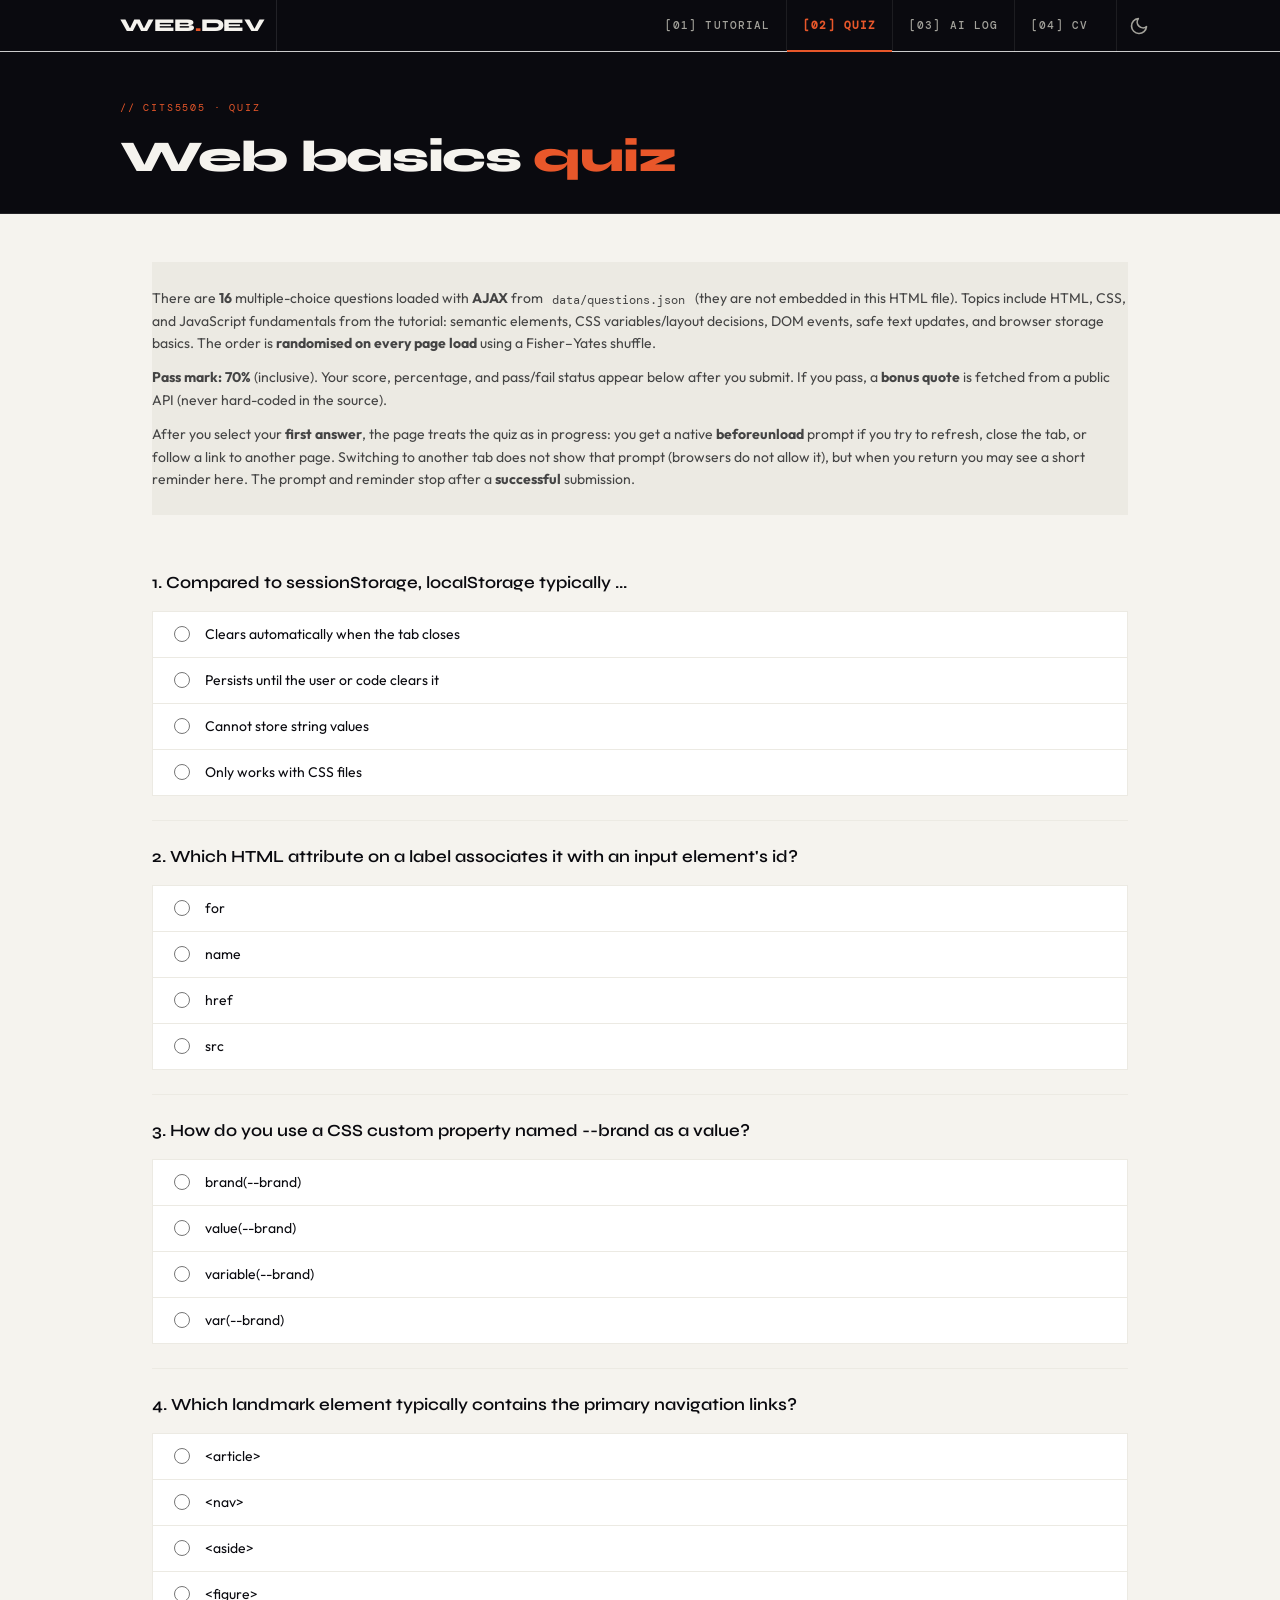
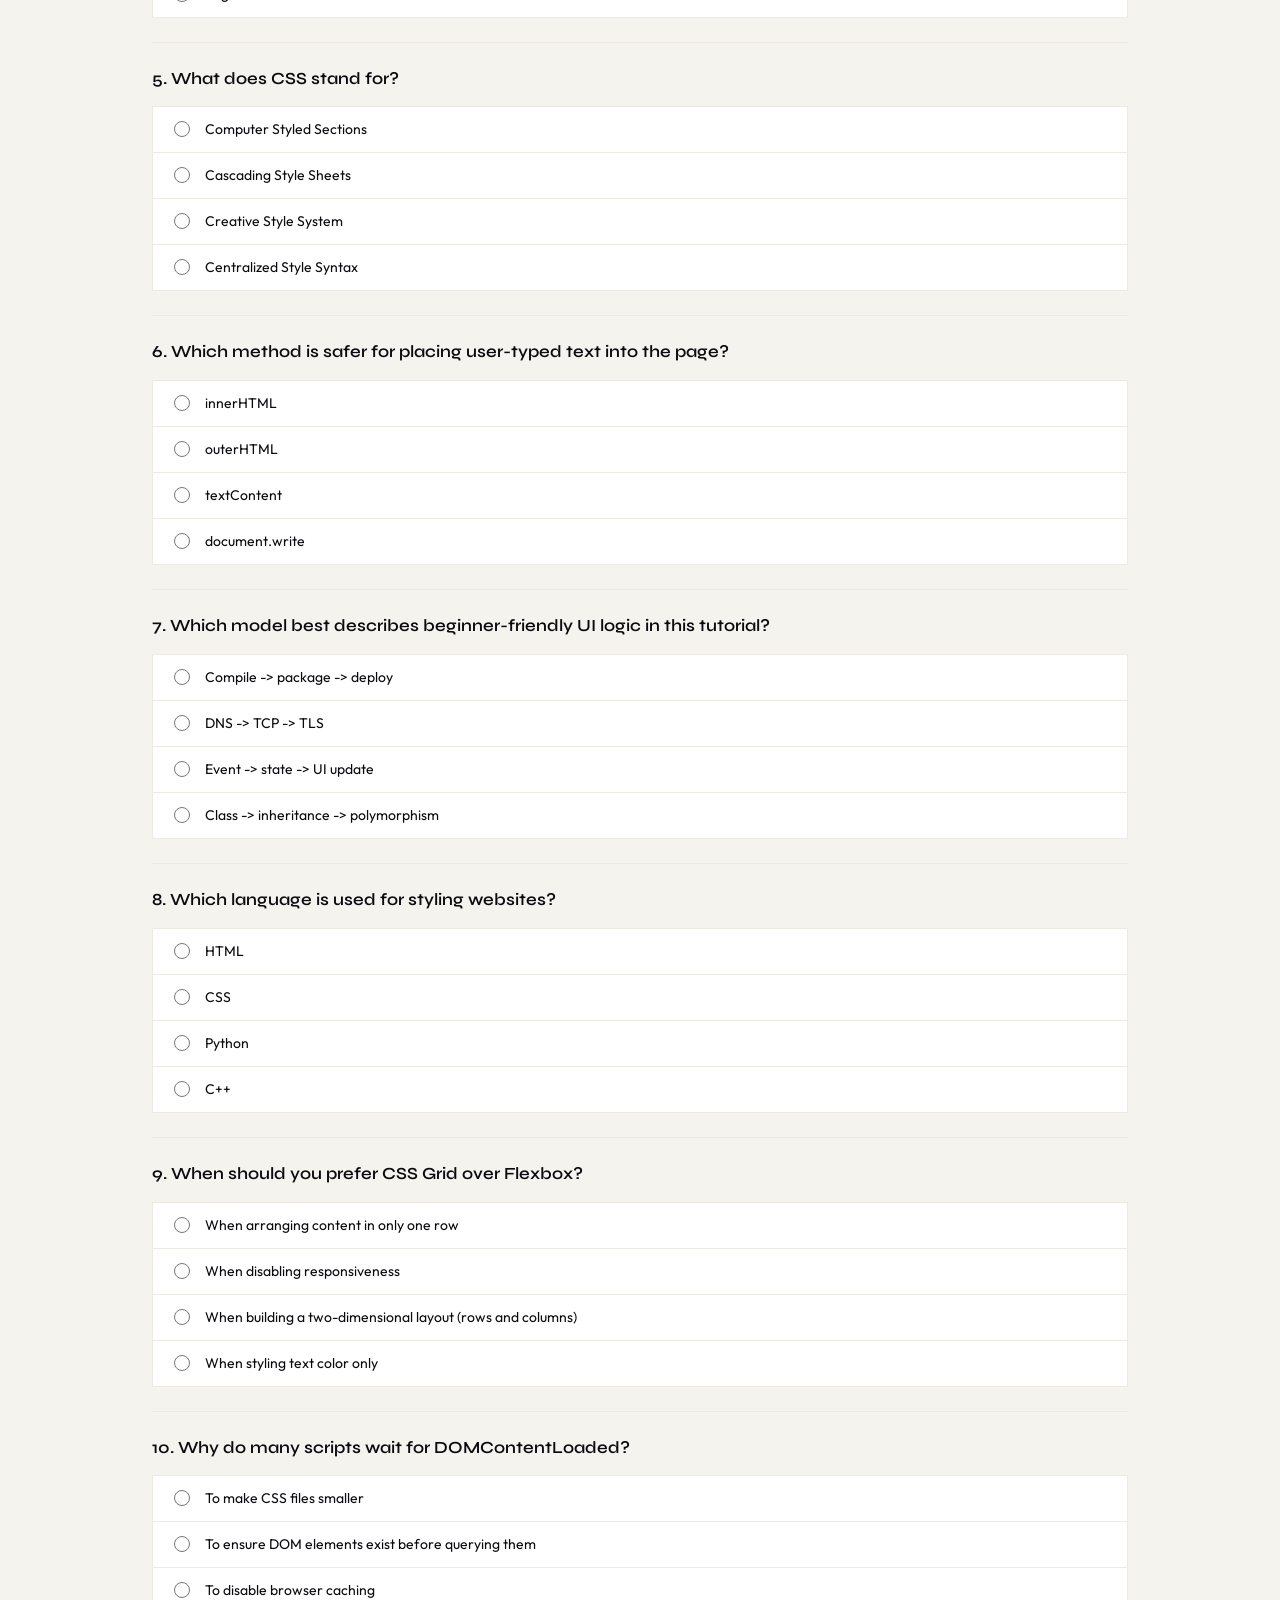
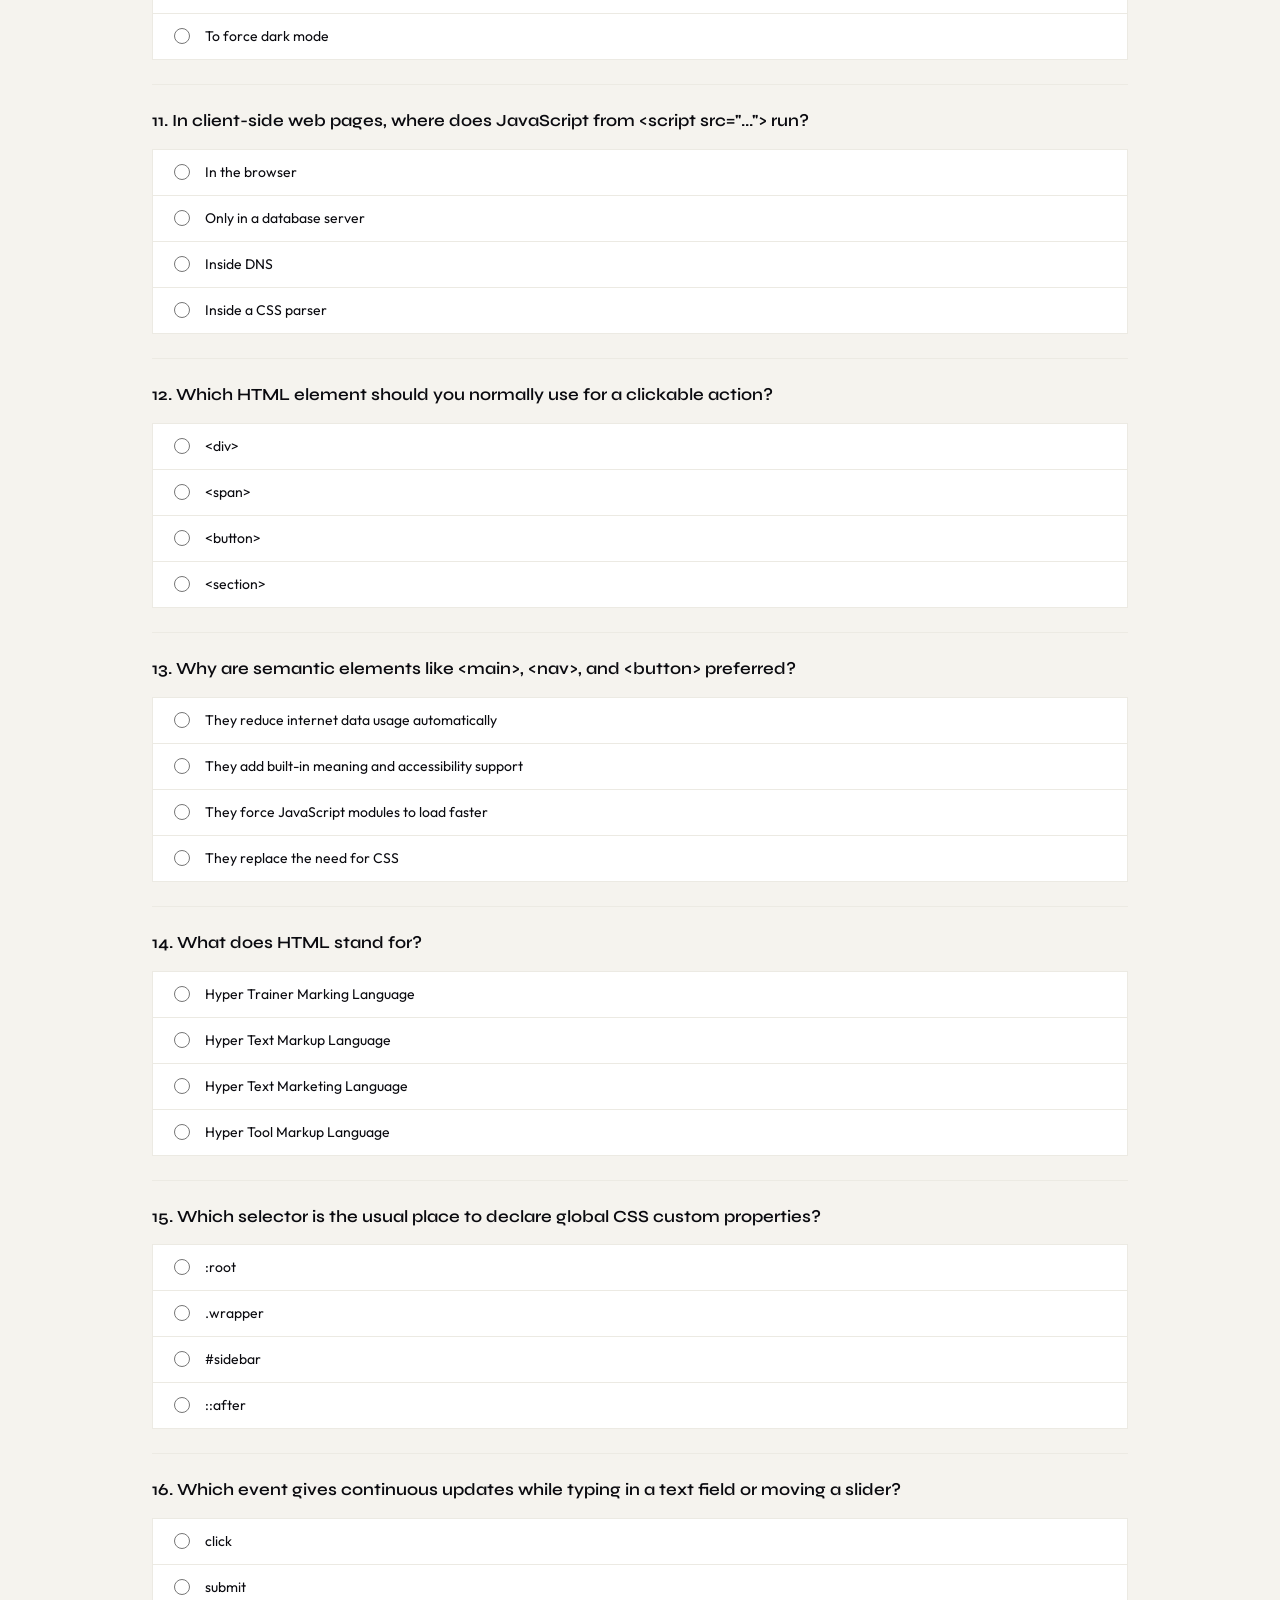
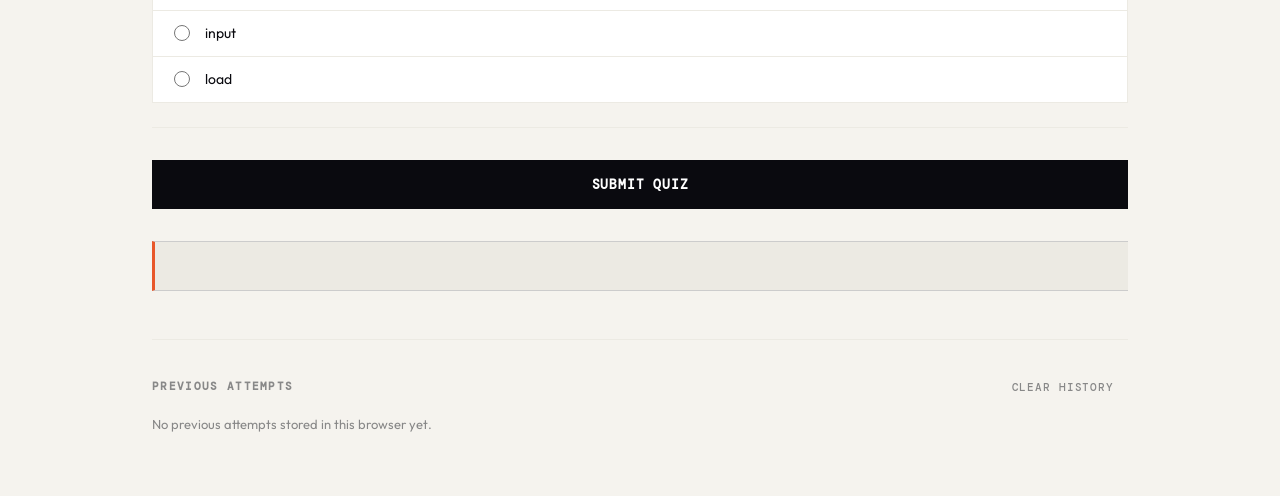
<file: quiz.html>
<!DOCTYPE html>
<html lang="en">
<head>
  <meta charset="UTF-8">
  <title>Quiz - Web Basics</title>
  <meta name="viewport" content="width=device-width, initial-scale=1.0">
  <script src="js/theme.js"></script>
  <link rel="stylesheet" href="./css/styles.css">
</head>
<body class="quiz-page">

  <nav class="navbar" aria-label="Primary">
    <div class="navbar-inner">
      <a class="nav-logo" href="index.html">WEB<span>.</span>DEV</a>
      <ul class="nav-list">
        <li><a class="nav-link" href="index.html">[01] Tutorial</a></li>
        <li><a class="nav-link active" href="quiz.html">[02] Quiz</a></li>
        <li><a class="nav-link" href="reflection.html">[03] AI Log</a></li>
        <li><a class="nav-link" href="cv.html">[04] CV</a></li>
      </ul>
      <button type="button" class="theme-toggle" id="themeToggle" aria-label="Switch to dark mode" aria-pressed="false">
        <span class="theme-toggle-icon theme-toggle-icon--moon" aria-hidden="true">
          <svg xmlns="http://www.w3.org/2000/svg" width="20" height="20" viewBox="0 0 24 24" fill="none" stroke="currentColor" stroke-width="2" stroke-linecap="round" stroke-linejoin="round"><path d="M21 12.79A9 9 0 1 1 11.21 3 7 7 0 0 0 21 12.79z"/></svg>
        </span>
        <span class="theme-toggle-icon theme-toggle-icon--sun" aria-hidden="true">
          <svg xmlns="http://www.w3.org/2000/svg" width="20" height="20" viewBox="0 0 24 24" fill="none" stroke="currentColor" stroke-width="2" stroke-linecap="round" stroke-linejoin="round"><circle cx="12" cy="12" r="4"/><path d="M12 2v2M12 20v2M4.93 4.93l1.41 1.41M17.66 17.66l1.41 1.41M2 12h2M20 12h2M4.93 19.07l1.41-1.41M17.66 6.34l1.41-1.41"/></svg>
        </span>
      </button>
    </div>
  </nav>

  <main>
    <div class="quiz-hero">
      <p class="page-hero-tag">// CITS5505 · Quiz</p>
      <h1 class="page-title quiz-page-title">Web basics <span class="quiz-title-accent">quiz</span></h1>
    </div>

    <div class="quiz-body">
    <div id="quiz-session-banner" class="quiz-session-banner" role="status" aria-live="polite" hidden></div>
    <aside class="quiz-info" aria-label="Quiz rules">
      <p>
        There are <strong>16</strong> multiple-choice questions loaded with <strong>AJAX</strong> from
        <code>data/questions.json</code> (they are not embedded in this HTML file). Topics include HTML, CSS,
        and JavaScript fundamentals from the tutorial: semantic elements, CSS variables/layout decisions, DOM
        events, safe text updates, and browser storage basics.
        The order is <strong>randomised on every page load</strong> using a Fisher–Yates shuffle.
      </p>
      <p>
        <strong>Pass mark: 70%</strong> (inclusive). Your score, percentage, and pass/fail status appear below after you submit.
        If you pass, a <strong>bonus quote</strong> is fetched from a public API (never hard-coded in the source).
      </p>
      <p>
        After you select your <strong>first answer</strong>, the page treats the quiz as in progress: you get a native
        <strong>beforeunload</strong> prompt if you try to refresh, close the tab, or follow a link to another page.
        Switching to another tab does not show that prompt (browsers do not allow it), but when you return you may see a short reminder here.
        The prompt and reminder stop after a <strong>successful</strong> submission.
      </p>
    </aside>

    <div id="quiz-container"></div>
    <button type="button" id="quiz-submit" class="quiz-submit-btn">Submit Quiz</button>

    <div id="results-section" class="quiz-results-region" role="region" aria-label="Quiz results" aria-live="polite"></div>

    <section class="attempt-history-section" aria-labelledby="attempts-heading">
      <div class="attempt-toolbar">
        <h2 id="attempts-heading" class="attempt-history-heading">Previous attempts</h2>
        <button type="button" id="clear-history-btn" class="clear-history-btn">Clear history</button>
      </div>
      <div id="attempt-history"></div>
    </section>
    </div>
  </main>

  <script src="js/storage.js"></script>
  <script src="js/api.js"></script>
  <script src="js/quiz.js"></script>

</body>
</html>
</file>
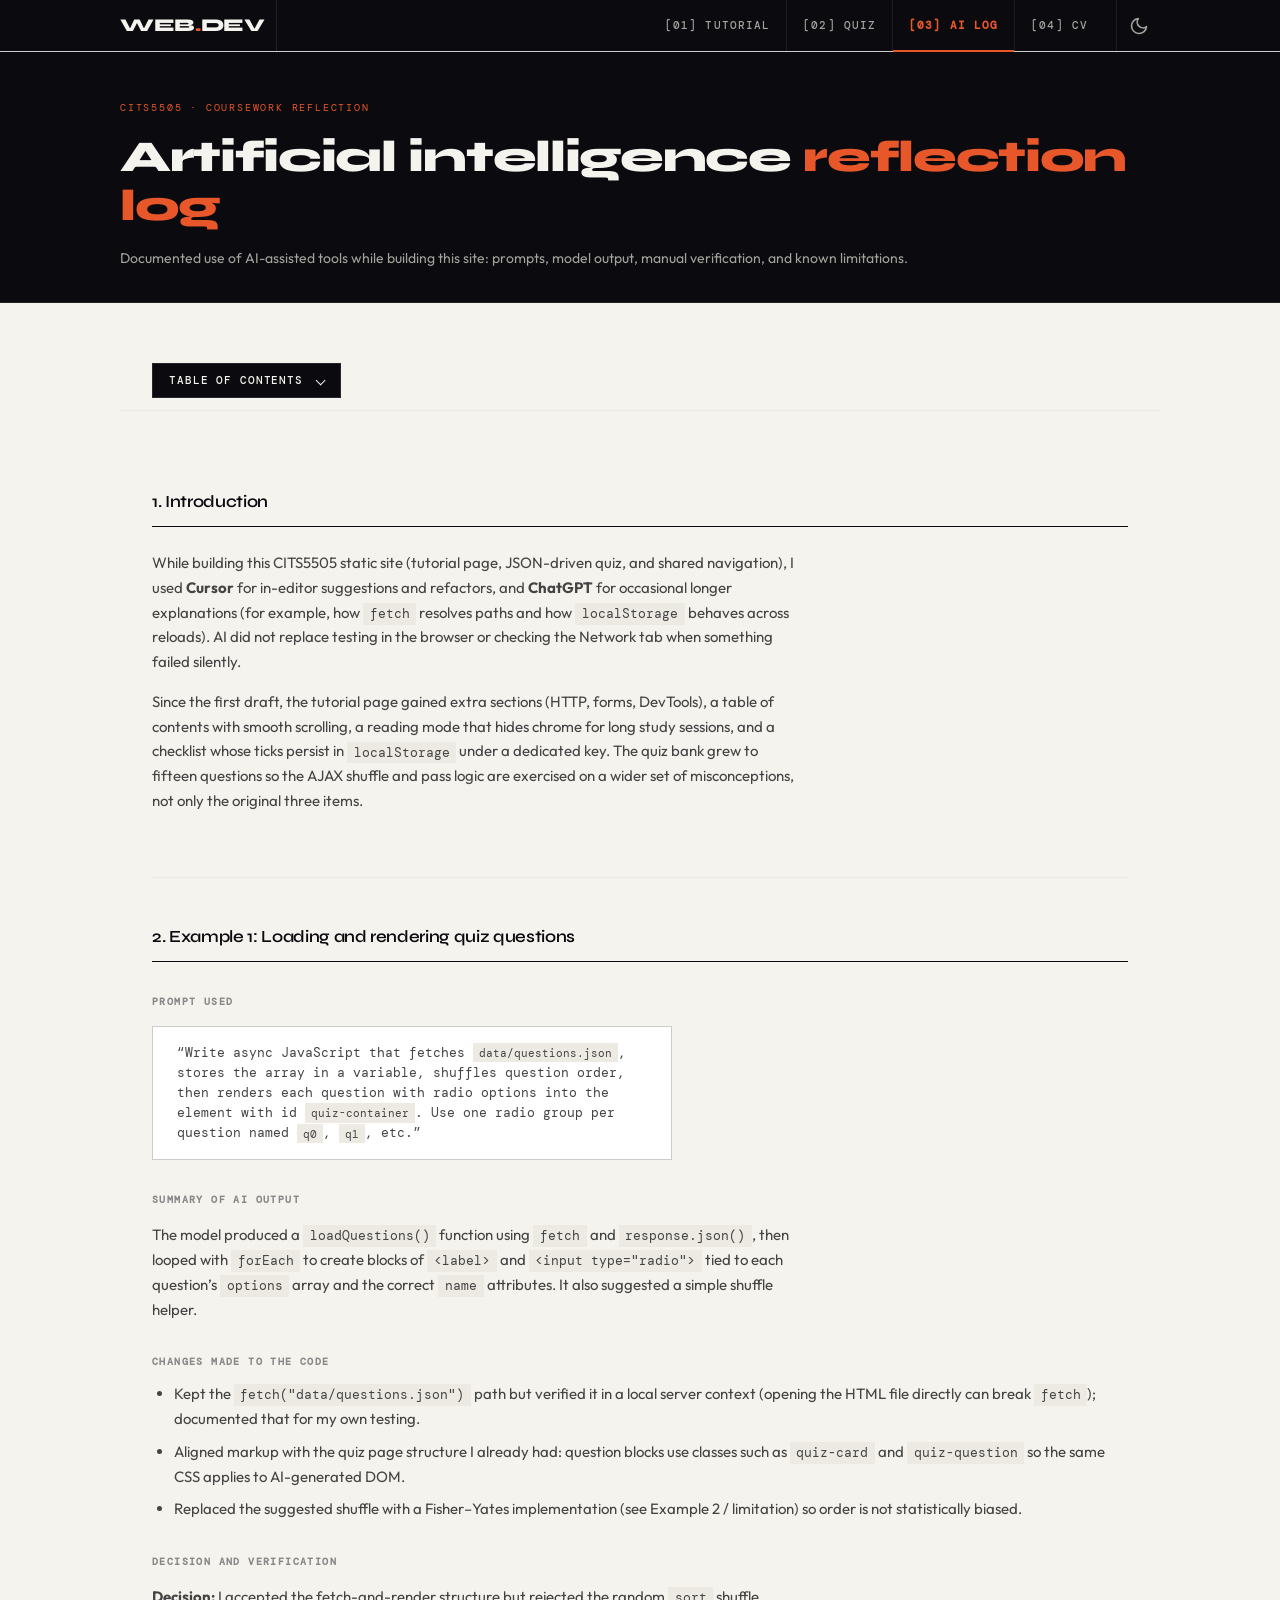
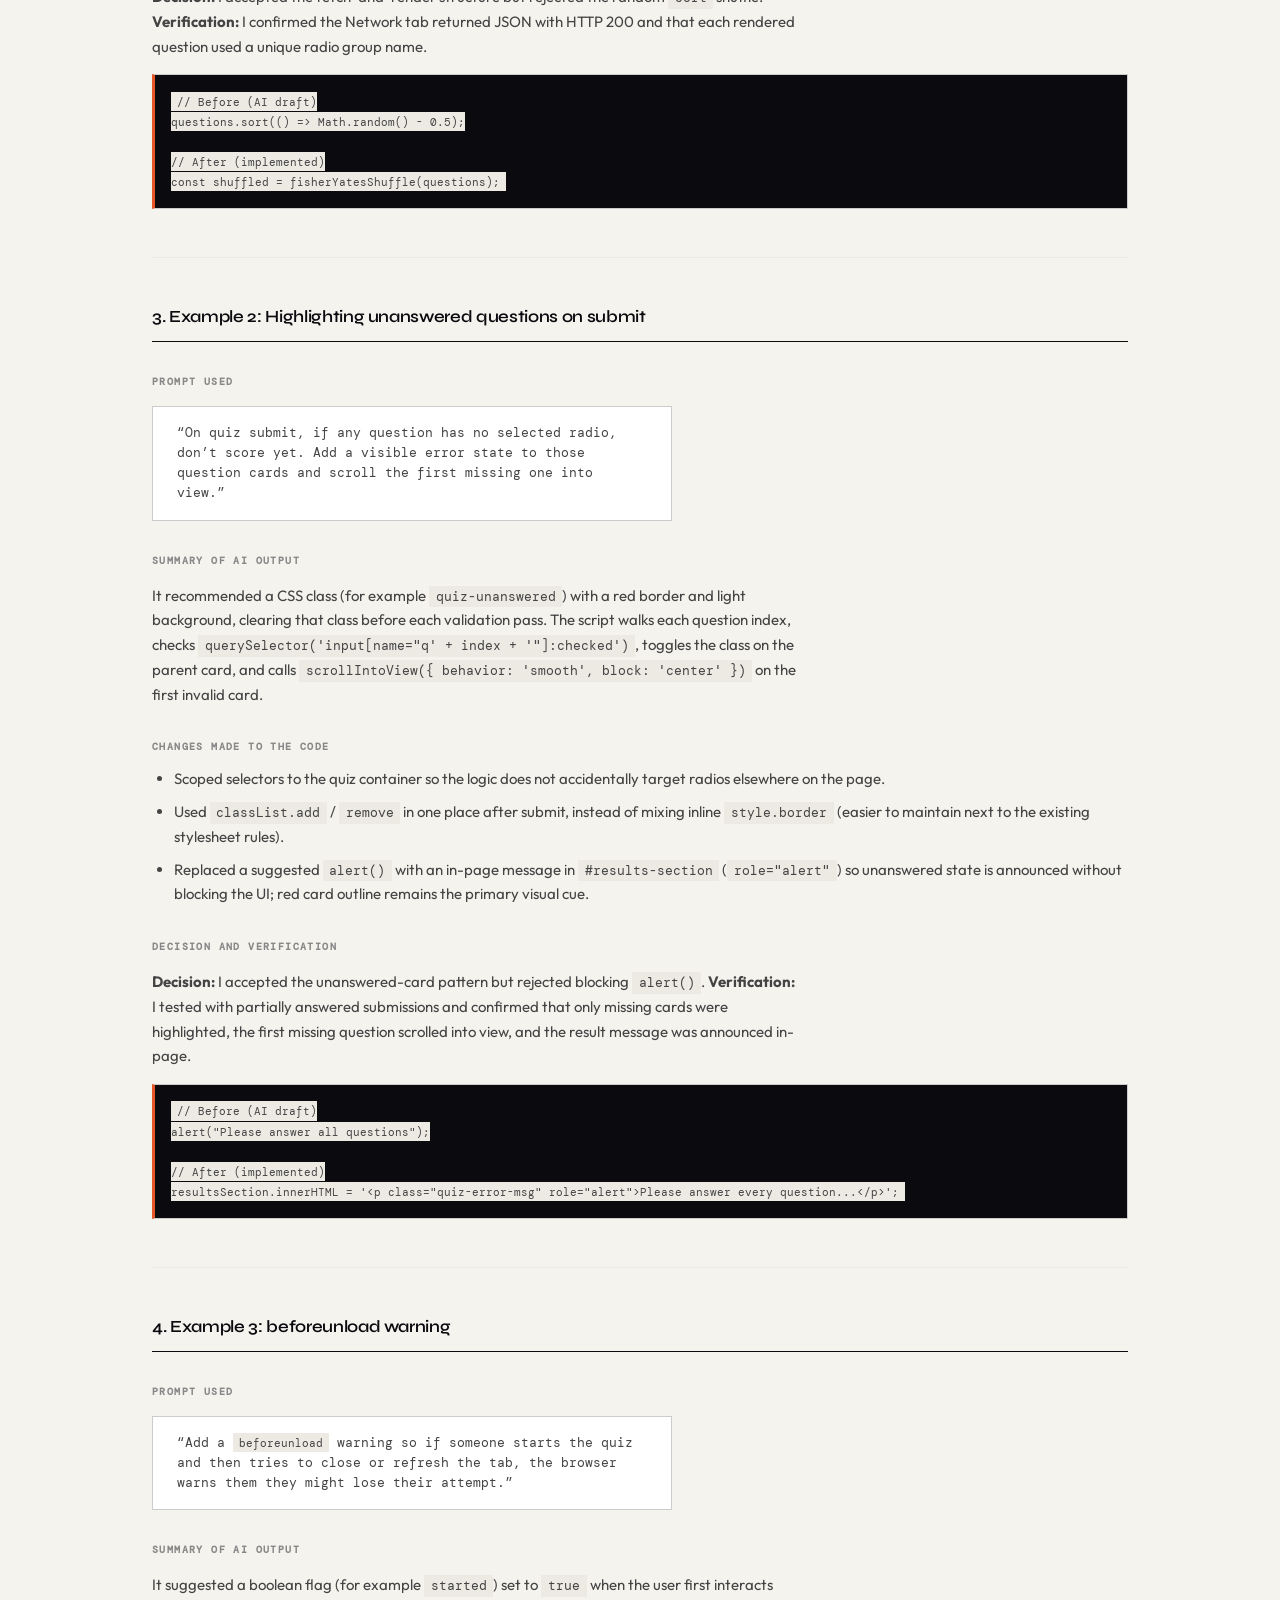
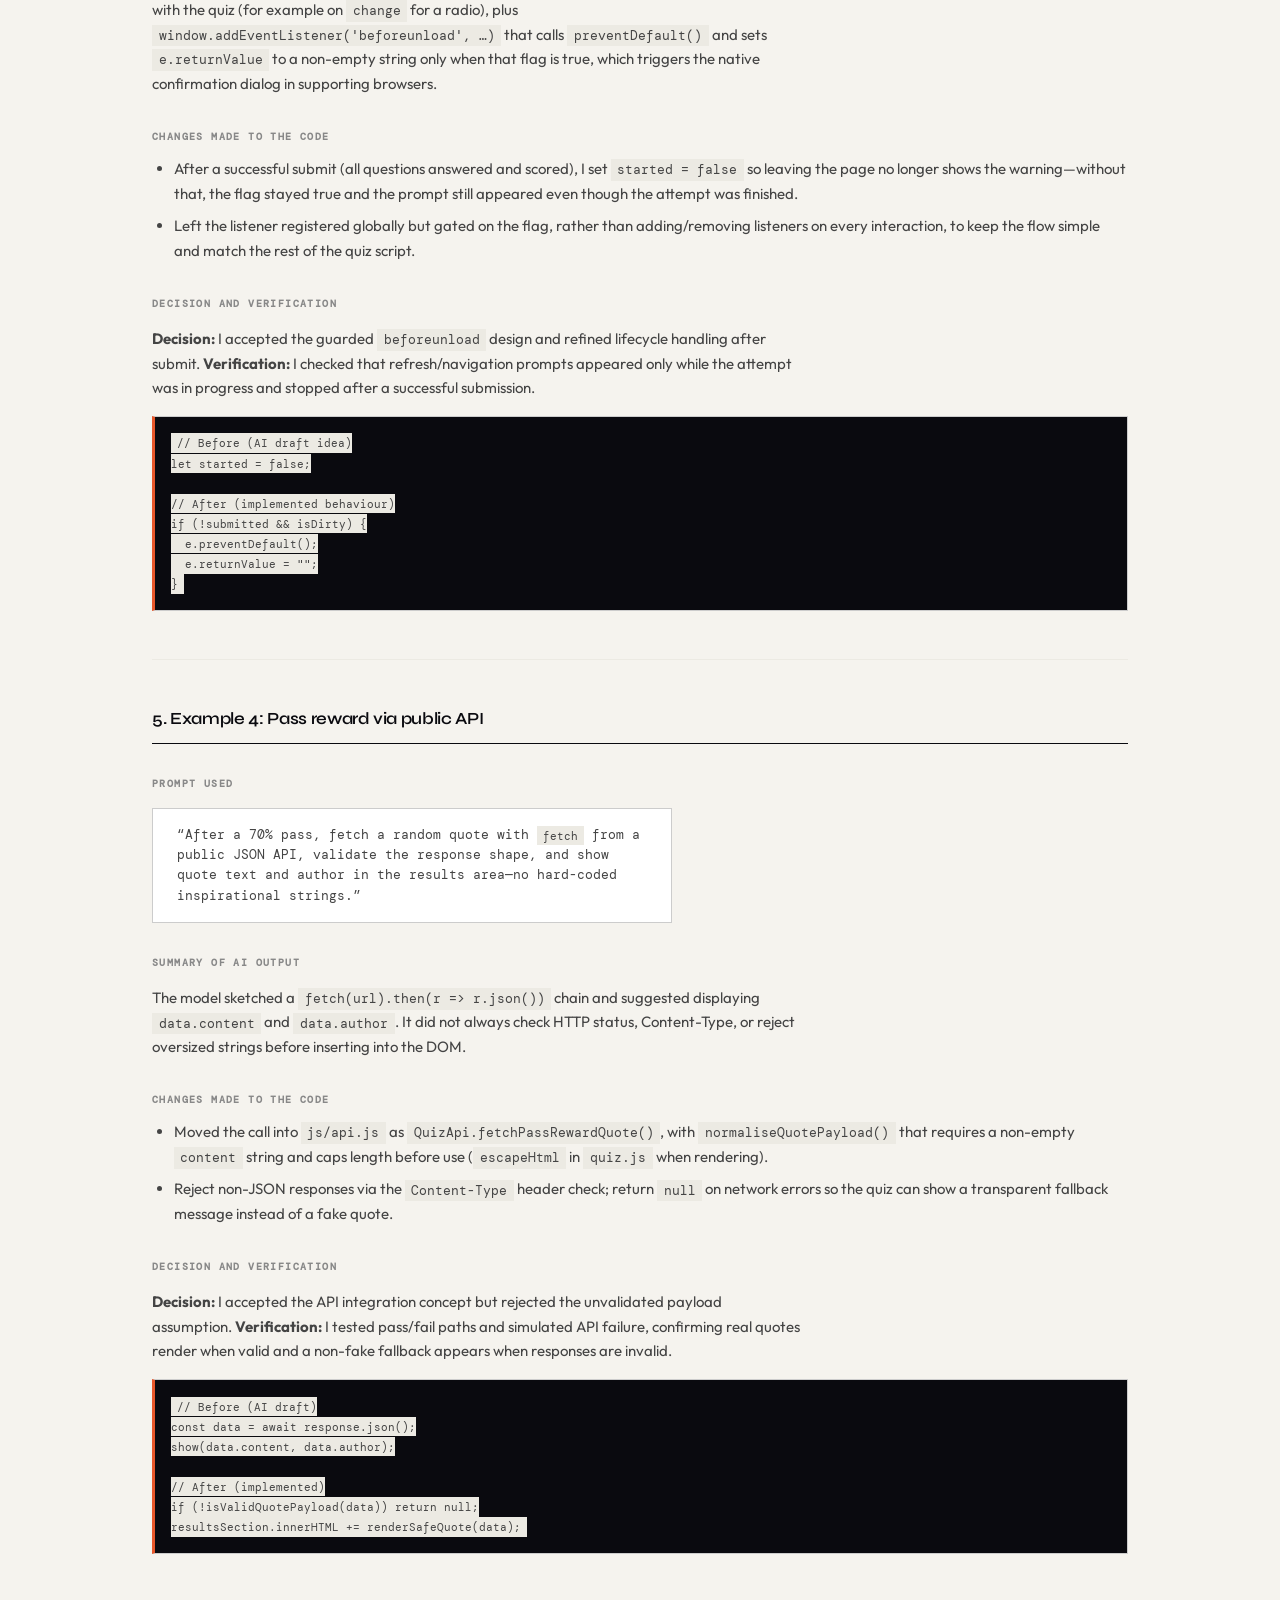
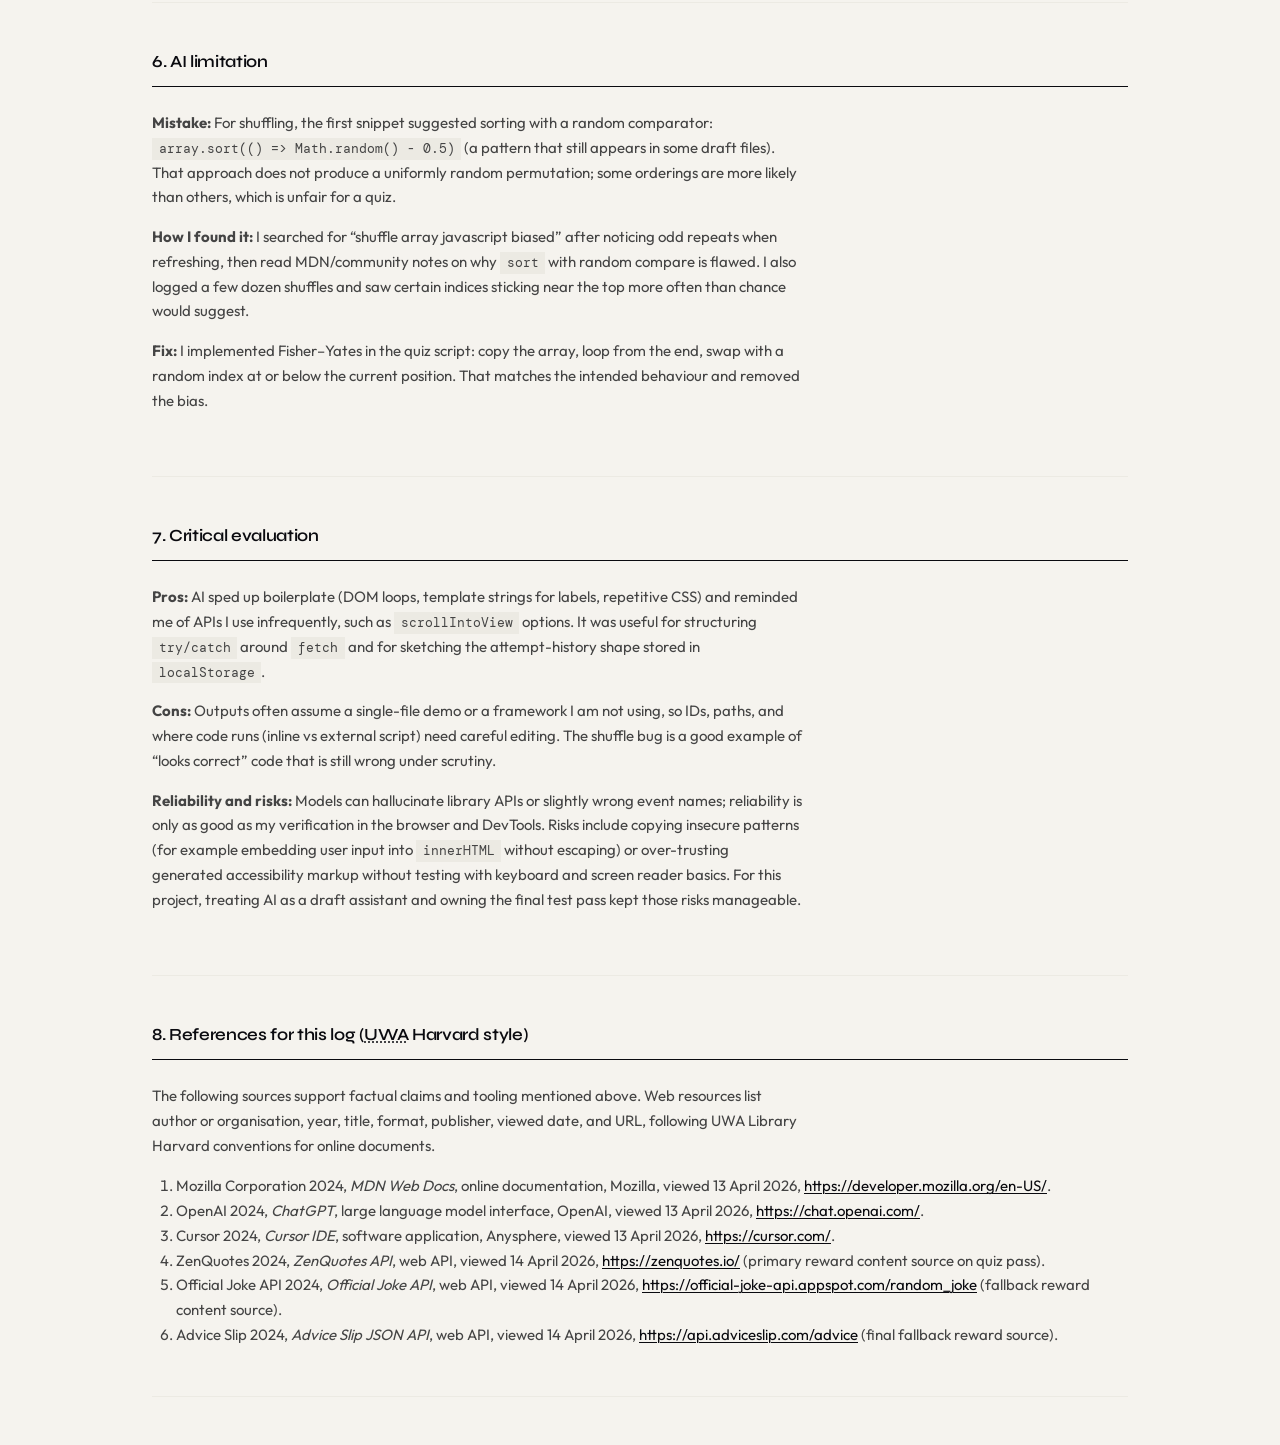
<file: reflection.html>
<!DOCTYPE html>
<html lang="en">
<head>
  <meta charset="UTF-8">
  <title>AI reflection log — Web Basics (CITS5505)</title>
  <meta name="viewport" content="width=device-width, initial-scale=1.0">
  <script src="js/theme.js"></script>
  <link rel="stylesheet" href="./css/styles.css">
</head>
<body class="reflection-page">

  <nav class="navbar" aria-label="Primary">
    <div class="navbar-inner">
      <a class="nav-logo" href="index.html">WEB<span>.</span>DEV</a>
      <ul class="nav-list">
        <li><a class="nav-link" href="index.html">[01] Tutorial</a></li>
        <li><a class="nav-link" href="quiz.html">[02] Quiz</a></li>
        <li><a class="nav-link active" href="reflection.html">[03] AI Log</a></li>
        <li><a class="nav-link" href="cv.html">[04] CV</a></li>
      </ul>
      <button type="button" class="theme-toggle" id="themeToggle" aria-label="Switch to dark mode" aria-pressed="false">
        <span class="theme-toggle-icon theme-toggle-icon--moon" aria-hidden="true">
          <svg xmlns="http://www.w3.org/2000/svg" width="20" height="20" viewBox="0 0 24 24" fill="none" stroke="currentColor" stroke-width="2" stroke-linecap="round" stroke-linejoin="round"><path d="M21 12.79A9 9 0 1 1 11.21 3 7 7 0 0 0 21 12.79z"/></svg>
        </span>
        <span class="theme-toggle-icon theme-toggle-icon--sun" aria-hidden="true">
          <svg xmlns="http://www.w3.org/2000/svg" width="20" height="20" viewBox="0 0 24 24" fill="none" stroke="currentColor" stroke-width="2" stroke-linecap="round" stroke-linejoin="round"><circle cx="12" cy="12" r="4"/><path d="M12 2v2M12 20v2M4.93 4.93l1.41 1.41M17.66 17.66l1.41 1.41M2 12h2M20 12h2M4.93 19.07l1.41-1.41M17.66 6.34l1.41-1.41"/></svg>
        </span>
      </button>
    </div>
  </nav>

  <main>
    <div class="page-hero page-hero--ai page-hero--document">
      <p class="page-hero-tag">CITS5505 · coursework reflection</p>
      <h1 class="page-title">Artificial intelligence <span class="page-title-accent">reflection log</span></h1>
      <p class="page-hero-sub">
        Documented use of AI-assisted tools while building this site: prompts, model output, manual verification,
        and known limitations.
      </p>
    </div>

    <div class="reflection-body">
    <div class="reflection-toc-shell">
      <details class="reflection-toc-details" id="reflection-toc-details">
        <summary class="reflection-toc-summary">Table of contents</summary>
        <nav class="reflection-toc-panel" aria-label="Page sections">
          <ol class="reflection-doc-toc">
            <li><a href="#introduction"><span class="reflection-toc-text">Introduction</span></a></li>
            <li><a href="#example-1"><span class="reflection-toc-text">Example 1 — Loading and rendering quiz questions</span></a></li>
            <li><a href="#example-2"><span class="reflection-toc-text">Example 2 — Highlighting unanswered questions on submit</span></a></li>
            <li><a href="#example-3"><span class="reflection-toc-text">Example 3 — <span class="reflection-toc-api">beforeunload</span> warning</span></a></li>
            <li><a href="#example-4-api"><span class="reflection-toc-text">Example 4 — Pass reward via public API</span></a></li>
            <li><a href="#limitation"><span class="reflection-toc-text">AI limitation (biased shuffle)</span></a></li>
            <li><a href="#evaluation"><span class="reflection-toc-text">Critical evaluation</span></a></li>
            <li><a href="#references-log"><span class="reflection-toc-text">References (Harvard style)</span></a></li>
          </ol>
        </nav>
      </details>
    </div>

    <section class="log-section" id="introduction">
      <h2>1. Introduction</h2>
      <p>
        While building this CITS5505 static site (tutorial page, JSON-driven quiz, and shared navigation),
        I used <strong>Cursor</strong> for in-editor suggestions and refactors, and <strong>ChatGPT</strong> for
        occasional longer explanations (for example, how <code>fetch</code> resolves paths and how
        <code>localStorage</code> behaves across reloads). AI did not replace testing in the browser or
        checking the Network tab when something failed silently.
      </p>
      <p>
        Since the first draft, the tutorial page gained extra sections (HTTP, forms, DevTools), a table of
        contents with smooth scrolling, a reading mode that hides chrome for long study sessions, and a
        checklist whose ticks persist in <code>localStorage</code> under a dedicated key. The quiz bank grew to
        fifteen questions so the AJAX shuffle and pass logic are exercised on a wider set of misconceptions,
        not only the original three items.
      </p>
    </section>

    <section class="log-section" id="example-1">
      <h2>2. Example 1: Loading and rendering quiz questions</h2>
      <h3>Prompt used</h3>
      <div class="prompt-box">
        “Write async JavaScript that fetches <code>data/questions.json</code>, stores the array in a variable,
        shuffles question order, then renders each question with radio options into the element with id
        <code>quiz-container</code>. Use one radio group per question named <code>q0</code>, <code>q1</code>, etc.”
      </div>
      <h3>Summary of AI output</h3>
      <p>
        The model produced a <code>loadQuestions()</code> function using <code>fetch</code> and
        <code>response.json()</code>, then looped with <code>forEach</code> to create blocks of
        <code>&lt;label&gt;</code> and <code>&lt;input type="radio"&gt;</code> tied to each question’s
        <code>options</code> array and the correct <code>name</code> attributes. It also suggested a simple
        shuffle helper.
      </p>
      <h3>Changes made to the code</h3>
      <ul>
        <li>
          Kept the <code>fetch("data/questions.json")</code> path but verified it in a local server context
          (opening the HTML file directly can break <code>fetch</code>); documented that for my own testing.
        </li>
        <li>
          Aligned markup with the quiz page structure I already had: question blocks use classes such as
          <code>quiz-card</code> and <code>quiz-question</code> so the same CSS applies to AI-generated DOM.
        </li>
        <li>
          Replaced the suggested shuffle with a Fisher–Yates implementation (see Example 2 / limitation)
          so order is not statistically biased.
        </li>
      </ul>
      <h3>Decision and verification</h3>
      <p>
        <strong>Decision:</strong> I accepted the fetch-and-render structure but rejected the random
        <code>sort</code> shuffle. <strong>Verification:</strong> I confirmed the Network tab returned JSON with
        HTTP 200 and that each rendered question used a unique radio group name.
      </p>
      <pre class="code-block"><code>// Before (AI draft)
questions.sort(() =&gt; Math.random() - 0.5);

// After (implemented)
const shuffled = fisherYatesShuffle(questions);</code></pre>
    </section>

    <section class="log-section" id="example-2">
      <h2>3. Example 2: Highlighting unanswered questions on submit</h2>
      <h3>Prompt used</h3>
      <div class="prompt-box">
        “On quiz submit, if any question has no selected radio, don’t score yet. Add a visible error state
        to those question cards and scroll the first missing one into view.”
      </div>
      <h3>Summary of AI output</h3>
      <p>
        It recommended a CSS class (for example <code>quiz-unanswered</code>) with a red border and light
        background, clearing that class before each validation pass. The script walks each question index,
        checks <code>querySelector('input[name="q' + index + '"]:checked')</code>, toggles the class on the
        parent card, and calls <code>scrollIntoView({ behavior: 'smooth', block: 'center' })</code> on the
        first invalid card.
      </p>
      <h3>Changes made to the code</h3>
      <ul>
        <li>
          Scoped selectors to the quiz container so the logic does not accidentally target radios elsewhere
          on the page.
        </li>
        <li>
          Used <code>classList.add</code> / <code>remove</code> in one place after submit, instead of mixing
          inline <code>style.border</code> (easier to maintain next to the existing stylesheet rules).
        </li>
        <li>
          Replaced a suggested <code>alert()</code> with an in-page message in <code>#results-section</code>
          (<code>role="alert"</code>) so unanswered state is announced without blocking the UI; red card
          outline remains the primary visual cue.
        </li>
      </ul>
      <h3>Decision and verification</h3>
      <p>
        <strong>Decision:</strong> I accepted the unanswered-card pattern but rejected blocking
        <code>alert()</code>. <strong>Verification:</strong> I tested with partially answered submissions and
        confirmed that only missing cards were highlighted, the first missing question scrolled into view, and the
        result message was announced in-page.
      </p>
      <pre class="code-block"><code>// Before (AI draft)
alert("Please answer all questions");

// After (implemented)
resultsSection.innerHTML = '&lt;p class="quiz-error-msg" role="alert"&gt;Please answer every question...&lt;/p&gt;';</code></pre>
    </section>

    <section class="log-section" id="example-3">
      <h2>4. Example 3: beforeunload warning</h2>
      <h3>Prompt used</h3>
      <div class="prompt-box">
        “Add a <code>beforeunload</code> warning so if someone starts the quiz and then tries to close or
        refresh the tab, the browser warns them they might lose their attempt.”
      </div>
      <h3>Summary of AI output</h3>
      <p>
        It suggested a boolean flag (for example <code>started</code>) set to <code>true</code> when the user
        first interacts with the quiz (for example on <code>change</code> for a radio), plus
        <code>window.addEventListener('beforeunload', …)</code> that calls <code>preventDefault()</code> and sets
        <code>e.returnValue</code> to a non-empty string only when that flag is true, which triggers the native
        confirmation dialog in supporting browsers.
      </p>
      <h3>Changes made to the code</h3>
      <ul>
        <li>
          After a successful submit (all questions answered and scored), I set <code>started = false</code> so
          leaving the page no longer shows the warning—without that, the flag stayed true and the prompt still
          appeared even though the attempt was finished.
        </li>
        <li>
          Left the listener registered globally but gated on the flag, rather than adding/removing listeners on
          every interaction, to keep the flow simple and match the rest of the quiz script.
        </li>
      </ul>
      <h3>Decision and verification</h3>
      <p>
        <strong>Decision:</strong> I accepted the guarded <code>beforeunload</code> design and refined lifecycle
        handling after submit. <strong>Verification:</strong> I checked that refresh/navigation prompts appeared
        only while the attempt was in progress and stopped after a successful submission.
      </p>
      <pre class="code-block"><code>// Before (AI draft idea)
let started = false;

// After (implemented behaviour)
if (!submitted &amp;&amp; isDirty) {
  e.preventDefault();
  e.returnValue = "";
}</code></pre>
    </section>

    <section class="log-section" id="example-4-api">
      <h2>5. Example 4: Pass reward via public API</h2>
      <h3>Prompt used</h3>
      <div class="prompt-box">
        “After a 70% pass, fetch a random quote with <code>fetch</code> from a public JSON API, validate the
        response shape, and show quote text and author in the results area—no hard-coded inspirational strings.”
      </div>
      <h3>Summary of AI output</h3>
      <p>
        The model sketched a <code>fetch(url).then(r =&gt; r.json())</code> chain and suggested displaying
        <code>data.content</code> and <code>data.author</code>. It did not always check HTTP status, Content-Type,
        or reject oversized strings before inserting into the DOM.
      </p>
      <h3>Changes made to the code</h3>
      <ul>
        <li>
          Moved the call into <code>js/api.js</code> as <code>QuizApi.fetchPassRewardQuote()</code>, with
          <code>normaliseQuotePayload()</code> that requires a non-empty <code>content</code> string and caps
          length before use (<code>escapeHtml</code> in <code>quiz.js</code> when rendering).
        </li>
        <li>
          Reject non-JSON responses via the <code>Content-Type</code> header check; return <code>null</code> on
          network errors so the quiz can show a transparent fallback message instead of a fake quote.
        </li>
      </ul>
      <h3>Decision and verification</h3>
      <p>
        <strong>Decision:</strong> I accepted the API integration concept but rejected the unvalidated payload
        assumption. <strong>Verification:</strong> I tested pass/fail paths and simulated API failure, confirming
        real quotes render when valid and a non-fake fallback appears when responses are invalid.
      </p>
      <pre class="code-block"><code>// Before (AI draft)
const data = await response.json();
show(data.content, data.author);

// After (implemented)
if (!isValidQuotePayload(data)) return null;
resultsSection.innerHTML += renderSafeQuote(data);</code></pre>
    </section>

    <section class="log-section" id="limitation">
      <h2>6. AI limitation</h2>
      <p>
        <strong>Mistake:</strong> For shuffling, the first snippet suggested sorting with a random comparator:
        <code>array.sort(() => Math.random() - 0.5)</code> (a pattern that still appears in some draft files).
        That approach does not produce a uniformly random permutation; some orderings are more likely than others,
        which is unfair for a quiz.
      </p>
      <p>
        <strong>How I found it:</strong> I searched for “shuffle array javascript biased” after noticing odd
        repeats when refreshing, then read MDN/community notes on why <code>sort</code> with random compare is
        flawed. I also logged a few dozen shuffles and saw certain indices sticking near the top more often
        than chance would suggest.
      </p>
      <p>
        <strong>Fix:</strong> I implemented Fisher–Yates in the quiz script: copy the array, loop from the end,
        swap with a random index at or below the current position. That matches the intended behaviour and
        removed the bias.
      </p>
    </section>

    <section class="log-section" id="evaluation">
      <h2>7. Critical evaluation</h2>
      <p>
        <strong>Pros:</strong> AI sped up boilerplate (DOM loops, template strings for labels, repetitive CSS)
        and reminded me of APIs I use infrequently, such as <code>scrollIntoView</code> options. It was useful
        for structuring <code>try/catch</code> around <code>fetch</code> and for sketching the attempt-history
        shape stored in <code>localStorage</code>.
      </p>
      <p>
        <strong>Cons:</strong> Outputs often assume a single-file demo or a framework I am not using, so IDs,
        paths, and where code runs (inline vs external script) need careful editing. The shuffle bug is a good
        example of “looks correct” code that is still wrong under scrutiny.
      </p>
      <p>
        <strong>Reliability and risks:</strong> Models can hallucinate library APIs or slightly wrong event names;
        reliability is only as good as my verification in the browser and DevTools. Risks include copying
        insecure patterns (for example embedding user input into <code>innerHTML</code> without escaping) or
        over-trusting generated accessibility markup without testing with keyboard and screen reader basics.
        For this project, treating AI as a draft assistant and owning the final test pass kept those risks
        manageable.
      </p>
    </section>

    <section class="log-section" id="references-log">
      <h2>8. References for this log (<abbr title="The University of Western Australia">UWA</abbr> Harvard style)</h2>
      <p>
        The following sources support factual claims and tooling mentioned above. Web resources list author or
        organisation, year, title, format, publisher, viewed date, and URL, following UWA Library Harvard
        conventions for online documents.
      </p>
      <ol class="reflection-refs">
        <li>Mozilla Corporation 2024, <cite>MDN Web Docs</cite>, online documentation, Mozilla, viewed 13 April 2026, <a href="https://developer.mozilla.org/en-US/">https://developer.mozilla.org/en-US/</a>.</li>
        <li>OpenAI 2024, <cite>ChatGPT</cite>, large language model interface, OpenAI, viewed 13 April 2026, <a href="https://chat.openai.com/">https://chat.openai.com/</a>.</li>
        <li>Cursor 2024, <cite>Cursor IDE</cite>, software application, Anysphere, viewed 13 April 2026, <a href="https://cursor.com/">https://cursor.com/</a>.</li>
        <li>ZenQuotes 2024, <cite>ZenQuotes API</cite>, web API, viewed 14 April 2026, <a href="https://zenquotes.io/">https://zenquotes.io/</a> (primary reward content source on quiz pass).</li>
        <li>Official Joke API 2024, <cite>Official Joke API</cite>, web API, viewed 14 April 2026, <a href="https://official-joke-api.appspot.com/random_joke">https://official-joke-api.appspot.com/random_joke</a> (fallback reward content source).</li>
        <li>Advice Slip 2024, <cite>Advice Slip JSON API</cite>, web API, viewed 14 April 2026, <a href="https://api.adviceslip.com/advice">https://api.adviceslip.com/advice</a> (final fallback reward source).</li>
      </ol>
    </section>
    </div>
  </main>

  <script src="js/reflection.js"></script>
</body>
</html>
</file>
<file: css/styles.css>
/* =============================================================================
   CITS5505 — styles.css (single stylesheet for tutorial, quiz, reflection, CV)
   -----------------------------------------------------------------------------
   Sections (search by heading): 1) :root + reset  2) layout / nav / footer
   3) tutorial (TOC, roadmap, checklist, demos)  4) quiz  5) reflection / CV
   6) utilities  7) media queries + reduced motion
   Preview palette: ink / paper / coral; linear colour steps shared on every page.
   ============================================================================= */

@import url("https://fonts.googleapis.com/css2?family=DM+Mono:wght@400;500&family=Outfit:wght@300;400;500;600;700&family=Syne:wght@400;600;700;800&display=swap");

:root {
  /* Preview palette */
  --ink: #0a0a0f;
  --paper: #f5f3ee;
  --paper-2: #eceae3;
  /* Legacy aliases — same as linear accent (keeps any stray refs coherent) */
  --accent-blue: #e8572a;
  --gold: #e8572a;

  /* Mapped tokens (used across existing components) */
  --bg-page: var(--paper);
  --bg-subtle: var(--paper-2);
  --surface: #ffffff;
  --text: var(--ink);
  --text-secondary: #444444;
  --text-tertiary: #888888;
  --border: var(--paper-2);
  --border-strong: #cccccc;

  --accent: #e8572a;
  --accent-hover: #cf4a24;
  --accent-muted: rgba(232, 87, 42, 0.1);
  --accent-muted-hover: rgba(232, 87, 42, 0.16);
  --accent-border-soft: rgba(232, 87, 42, 0.35);
  --accent-ring: rgba(232, 87, 42, 0.28);

  /* Linear steps on dark surfaces (nav, heroes, CV sidebar, quiz results) */
  --hero-bg: var(--ink);
  --hero-fg: var(--paper);
  --hero-muted: #a3a29b;
  --hero-subtle: #8a8983;
  --on-hero-line: rgba(255, 255, 255, 0.1);
  --on-hero-line-soft: rgba(255, 255, 255, 0.08);
  --on-hero-fill: rgba(255, 255, 255, 0.06);
  --on-hero-fill-quiet: rgba(255, 255, 255, 0.04);
  --on-hero-code-bg: rgba(255, 255, 255, 0.08);
  --on-hero-code-border: rgba(255, 255, 255, 0.12);
  --on-hero-thumb: rgba(255, 255, 255, 0.25);
  --on-hero-pressed: rgba(232, 87, 42, 0.15);

  /* Linear steps on light body copy (CV main, etc.) */
  --body-muted: #555555;

  /* Readable red on dark results panel */
  --fail-on-dark: #f0a8a8;

  --danger: #e24b4a;
  --danger-text: #9a2e2e;
  --danger-bg: rgba(226, 75, 74, 0.08);
  --danger-border: #f0b4b4;
  --success: #22c55e;
  --success-bg: rgba(34, 197, 94, 0.1);
  --success-border: #86efac;
  --warn-text: #7d6a3e;

  --code-bg: var(--ink);
  --code-fg: #a8e6cf;
  --code-border: #2a2a38;

  --space-1: 4px;
  --space-2: 8px;
  --space-3: 12px;
  --space-4: 16px;
  --space-5: 24px;
  --space-6: 32px;
  --space-8: 48px;

  --radius: 0;
  --radius-sm: 0;
  --radius-xs: 0;

  --shadow-xs: none;
  --shadow-sm: none;
  --shadow-md: none;

  --max: 720px;
  --max-wide: 1040px;
  --content-pad-x: clamp(1.25rem, 4vw, 2rem);
  --nav-h: 52px;
  --tutorial-sticky-offset: calc(var(--nav-h) + 3.25rem);
  /* AI log contents panel is taller than the tutorial’s one-line Jump to */
  --reflection-sticky-offset: calc(var(--nav-h) + 5.75rem);
  --rule: 1px solid var(--border);
  --rule-strong: 1px solid var(--border-strong);

  --font: "Outfit", ui-sans-serif, system-ui, -apple-system, "Segoe UI", Roboto, "Helvetica Neue", Arial, sans-serif;
  --font-heading: "Syne", "Outfit", ui-sans-serif, system-ui, sans-serif;
  --font-mono: "DM Mono", ui-monospace, "SF Mono", Menlo, Monaco, Consolas, monospace;
  --ease: 0.15s ease;
}

/* Dark mode: remap semantic tokens (heroes stay dark; main content flips) */
html[data-theme="dark"] {
  color-scheme: dark;
  --paper: #131318;
  --paper-2: #1b1b22;
  --ink: #ececf2;
  --bg-page: var(--paper);
  --bg-subtle: var(--paper-2);
  --surface: #18181f;
  --text: #ececf2;
  --text-secondary: #b9b9c6;
  --text-tertiary: #868696;
  --border: #2a2a34;
  --border-strong: #3c3c4a;
  --rule: 1px solid var(--border);
  --rule-strong: 1px solid var(--border-strong);
  --body-muted: #a8a8b6;
  --hero-bg: #07070c;
  --hero-fg: #f3f3f8;
  --hero-muted: #9a9aa8;
  --hero-subtle: #767686;
  --code-bg: #0c0c12;
  --code-fg: #a8e6cf;
  --code-border: #2e2e3a;
  --danger-text: #f0a8a8;
  --warn-text: #d4c896;
}

html[data-theme="dark"] .checklist-row:hover {
  background: rgba(255, 255, 255, 0.05);
}

*,
*::before,
*::after {
  box-sizing: border-box;
}

html {
  -webkit-text-size-adjust: 100%;
}

/* Anchor scroll lands below sticky nav (+ tutorial / reflection TOC when present) */
html:has(.main-page) {
  scroll-padding-top: var(--tutorial-sticky-offset);
}

html:has(.reflection-page) {
  scroll-padding-top: var(--reflection-sticky-offset);
}

body {
  margin: 0;
  padding: 0;
  font-family: var(--font);
  font-size: 15px;
  line-height: 1.6;
  color: var(--text);
  background: var(--bg-page);
  -webkit-font-smoothing: antialiased;
}

img,
svg,
video {
  max-width: 100%;
  height: auto;
}

.cv-page {
  min-height: 100vh;
}

:focus-visible {
  outline: 2px solid var(--accent);
  outline-offset: 2px;
}

.nav-link:focus-visible {
  outline-color: var(--accent);
}

main code,
.quiz-info code,
.reflection-page code,
.cv-container code {
  font-family: var(--font-mono);
  font-size: 0.84em;
  background: var(--bg-subtle);
  color: var(--text-secondary);
  padding: 0.15em 0.45em;
  border-radius: 0;
  border: 1px solid var(--border);
}

.tutorial-hero code {
  background: var(--on-hero-code-bg);
  color: var(--hero-fg);
  border-color: var(--on-hero-code-border);
}

/* ----------------------------------------------------------------------------- Nav (preview: sticky dark bar)
   ----------------------------------------------------------------------------- */

.navbar {
  position: sticky;
  top: 0;
  z-index: 100;
  background: var(--hero-bg);
  color: var(--hero-fg);
  height: var(--nav-h);
  display: flex;
  align-items: center;
  padding: 0 var(--content-pad-x);
  border-bottom: var(--rule-strong);
  flex-shrink: 0;
}

.navbar-inner {
  width: 100%;
  max-width: var(--max-wide);
  margin: 0 auto;
  display: flex;
  align-items: center;
  justify-content: space-between;
  gap: var(--space-3);
  min-width: 0;
}

.nav-logo {
  font-family: var(--font-heading);
  font-size: 1.125rem;
  font-weight: 800;
  letter-spacing: -0.02em;
  color: var(--hero-fg);
  text-decoration: none;
  white-space: nowrap;
  flex-shrink: 0;
}

.nav-logo span {
  color: var(--accent);
}

.nav-list {
  list-style: none;
  margin: 0 0 0 auto;
  padding: 0 0 0 var(--space-3);
  display: flex;
  flex-wrap: nowrap;
  align-items: stretch;
  justify-content: flex-end;
  gap: 0;
  border-left: 1px solid var(--on-hero-line);
  min-width: 0;
  flex: 1 1 auto;
  overflow-x: auto;
  overflow-y: hidden;
  overscroll-behavior-x: contain;
  -webkit-overflow-scrolling: touch;
  scrollbar-width: thin;
  scrollbar-color: var(--on-hero-thumb) transparent;
}

.nav-list::-webkit-scrollbar {
  height: 4px;
}

.nav-list::-webkit-scrollbar-thumb {
  background: var(--on-hero-thumb);
  border-radius: 0;
}

.nav-list li {
  display: flex;
}

.nav-link {
  display: flex;
  align-items: center;
  height: var(--nav-h);
  margin: 0;
  padding: 0 1rem;
  text-decoration: none;
  font-family: var(--font-mono);
  font-size: 11px;
  font-weight: 500;
  letter-spacing: 0.1em;
  text-transform: uppercase;
  color: var(--hero-muted);
  border: none;
  border-left: 1px solid var(--on-hero-line-soft);
  background: transparent;
  border-radius: 0;
  transition: color var(--ease), background var(--ease);
}

.nav-list li:first-child .nav-link {
  border-left: none;
}

.nav-link::after {
  display: none;
}

.nav-link:hover {
  color: var(--hero-fg);
  background: var(--on-hero-fill);
}

.nav-link.active {
  color: var(--accent);
  background: transparent;
  box-shadow: inset 0 -2px 0 0 var(--accent);
  font-weight: 600;
}

.nav-link.active:hover {
  color: var(--accent);
  background: var(--on-hero-fill-quiet);
}

.theme-toggle {
  display: inline-flex;
  align-items: center;
  justify-content: center;
  flex-shrink: 0;
  width: 44px;
  height: var(--nav-h);
  margin: 0;
  padding: 0;
  border: none;
  border-left: 1px solid var(--on-hero-line-soft);
  background: transparent;
  color: var(--hero-muted);
  cursor: pointer;
  transition: color var(--ease), background var(--ease);
}

.theme-toggle:hover {
  color: var(--hero-fg);
  background: var(--on-hero-fill);
}

.theme-toggle svg {
  display: block;
}

.theme-toggle-icon--sun {
  display: none;
}

html[data-theme="dark"] .theme-toggle-icon--moon {
  display: none;
}

html[data-theme="dark"] .theme-toggle-icon--sun {
  display: block;
}

body > main {
  margin-top: 0;
}

/* ----------------------------------------------------------------------------- Layout containers
   ----------------------------------------------------------------------------- */

.main-page .tutorial-container {
  max-width: none;
  margin: 0;
  padding: 0;
}

.main-page .tutorial-content {
  max-width: var(--max-wide);
  margin: 0 auto;
  padding: var(--space-8) var(--content-pad-x) var(--space-8);
}

.quiz-page main {
  max-width: none;
  margin: 0;
  padding: 0;
}

.quiz-body {
  max-width: var(--max-wide);
  margin: 0 auto;
  padding: var(--space-8) var(--content-pad-x) var(--space-8);
}

.reflection-page main {
  max-width: none;
  margin: 0;
  padding: 0;
}

.reflection-body {
  max-width: var(--max-wide);
  margin: 0 auto;
  padding: var(--space-8) var(--content-pad-x) var(--space-8);
}

/* Sections sit below sticky nav + Jump to bar (same as tutorial cards) */
.reflection-page .log-section[id] {
  scroll-margin-top: var(--reflection-sticky-offset);
}

.cv-page main.cv-container:not(.cv-layout) {
  max-width: var(--max-wide);
  margin-left: auto;
  margin-right: auto;
  padding: 0 var(--space-5) var(--space-8);
}

main.cv-container {
  margin-bottom: var(--space-6);
  background: transparent;
  border: none;
  border-radius: 0;
  box-shadow: none;
}

.cv-page main.cv-container.cv-layout {
  max-width: none;
  margin: 0;
  padding: 0;
  display: grid;
  grid-template-columns: minmax(240px, 280px) minmax(0, 1fr);
  align-items: stretch;
  min-height: calc(100vh - var(--nav-h));
}

/* ----------------------------------------------------------------------------- Page heroes (preview)
   ----------------------------------------------------------------------------- */

.tutorial-hero {
  background: var(--hero-bg);
  color: var(--hero-fg);
  padding: var(--space-8) var(--content-pad-x) var(--space-6);
  border-bottom: 1px solid var(--on-hero-line);
}

.page-hero-tag {
  font-family: var(--font-mono);
  font-size: 10px;
  letter-spacing: 0.18em;
  text-transform: uppercase;
  color: var(--accent);
  margin: 0 0 var(--space-4);
}

.tutorial-hero .page-hero-tag {
  max-width: var(--max-wide);
  margin-left: auto;
  margin-right: auto;
}

.tutorial-hero .page-title,
.tutorial-hero .tutorial-h1 {
  margin: 0 auto var(--space-5);
  max-width: var(--max-wide);
  font-size: clamp(1.75rem, 4vw, 2.75rem);
  font-weight: 800;
  line-height: 1.12;
  letter-spacing: -0.03em;
  color: var(--hero-fg);
}

.tutorial-hero .page-title em,
.tutorial-hero .tutorial-h1 em {
  font-style: normal;
  color: var(--accent);
}

.tutorial-hero-lead {
  margin: 0 auto;
  max-width: var(--max-wide);
  font-size: 0.9375rem;
  line-height: 1.65;
  color: var(--hero-muted);
}

.quiz-hero {
  background: var(--hero-bg);
  color: var(--hero-fg);
  padding: var(--space-6) var(--content-pad-x) var(--space-5);
  border-bottom: 1px solid var(--on-hero-line-soft);
}

.quiz-hero .page-hero-tag {
  max-width: var(--max-wide);
  margin-left: auto;
  margin-right: auto;
}

.quiz-hero .page-title,
.quiz-hero .quiz-page-title {
  max-width: var(--max-wide);
  margin: 0 auto;
  font-size: clamp(1.5rem, 3.5vw, 2.125rem);
  font-weight: 800;
  letter-spacing: -0.03em;
  line-height: 1.15;
  color: var(--hero-fg);
}

.quiz-title-accent {
  color: var(--accent);
}

.page-title-accent {
  color: var(--accent);
}

.page-hero--ai {
  background: var(--hero-bg);
  color: var(--hero-fg);
  padding: var(--space-8) var(--content-pad-x) var(--space-6);
  border-bottom: 1px solid var(--on-hero-line-soft);
}

.page-hero--ai .page-hero-tag {
  max-width: var(--max-wide);
  margin-left: auto;
  margin-right: auto;
}

.page-hero--ai .page-title {
  max-width: var(--max-wide);
  margin: 0 auto var(--space-4);
  font-size: clamp(1.5rem, 3.5vw, 2.125rem);
  font-weight: 800;
  letter-spacing: -0.03em;
  line-height: 1.15;
  color: var(--hero-fg);
}

.page-hero-sub {
  max-width: var(--max-wide);
  margin: 0 auto;
  font-size: 0.875rem;
  line-height: 1.65;
  color: var(--hero-muted);
}

.page-hero--document .page-hero-tag {
  color: var(--hero-muted);
  letter-spacing: 0.12em;
}

.page-hero--document .page-title {
  text-transform: none;
  font-weight: 700;
}

/* AI log hero should match tutorial/quiz hero emphasis. */
.page-hero--ai.page-hero--document .page-hero-tag {
  color: var(--accent);
  letter-spacing: 0.18em;
}

.page-hero--ai.page-hero--document .page-title {
  font-weight: 800;
}

/* Keep tutorial/quiz/AI heroes on one consistent visual rail. */
.tutorial-hero,
.quiz-hero,
.page-hero--ai {
  padding: var(--space-8) var(--content-pad-x) var(--space-6);
  border-bottom: 1px solid var(--on-hero-line);
}

.quiz-hero .page-title,
.quiz-hero .quiz-page-title,
.page-hero--ai .page-title {
  font-size: clamp(1.75rem, 4vw, 2.75rem);
  line-height: 1.12;
}

.tutorial-hero-lead,
.page-hero-sub {
  max-width: var(--max-wide);
}

/* ----------------------------------------------------------------------------- Tutorial
   ----------------------------------------------------------------------------- */

.tutorial-toolbar {
  margin-bottom: var(--space-4);
  max-width: var(--max);
}

.tutorial-readout {
  margin: 0;
  font-size: 0.875rem;
  color: var(--text-tertiary);
  display: flex;
  flex-wrap: wrap;
  align-items: center;
  gap: var(--space-2) var(--space-3);
}

.tutorial-readout-sep {
  color: var(--border-strong);
}

.toolbar-btn {
  padding: var(--space-2) var(--space-3);
  font-family: var(--font-mono);
  font-size: 11px;
  font-weight: 500;
  letter-spacing: 0.06em;
  text-transform: uppercase;
  color: var(--hero-fg);
  background: var(--hero-bg);
  border: 1px solid var(--on-hero-code-border);
  border-radius: 0;
  cursor: pointer;
  transition: background var(--ease), border-color var(--ease), color var(--ease);
}

.toolbar-btn:hover {
  background: var(--hero-bg);
  border-color: var(--accent);
  color: var(--accent);
}

.toolbar-btn[aria-pressed="true"] {
  background: var(--on-hero-pressed);
  border-color: var(--accent);
  color: var(--accent);
}

.tutorial-toc {
  position: sticky;
  top: var(--nav-h);
  z-index: 50;
  display: flex;
  flex-wrap: wrap;
  align-items: center;
  gap: var(--space-2) var(--space-3);
  padding: var(--space-3) 0;
  margin-bottom: var(--space-6);
  /* Opaque so page copy does not show through while scrolling */
  background: var(--bg-page);
  border-top: var(--rule);
  border-bottom: var(--rule-strong);
  font-size: 0.8125rem;
}

/* Section headings targeted by “Jump to” sit below sticky nav + TOC */
.main-page .section-title[id] {
  scroll-margin-top: var(--tutorial-sticky-offset);
}

.tutorial-toc-label {
  font-weight: 600;
  color: var(--text-secondary);
  margin-right: var(--space-1);
}

.tutorial-toc a {
  color: var(--text-secondary);
  text-decoration: none;
  font-weight: 500;
  padding: 2px 0;
  border-bottom: 1px solid transparent;
  transition: border-color var(--ease), color var(--ease);
}

.tutorial-toc a:hover {
  border-bottom-color: var(--accent);
  color: var(--ink);
}

.tutorial-roadmap {
  margin: 0 0 var(--space-6);
  padding: var(--space-4);
  font-size: 0.9375rem;
  line-height: 1.55;
  color: var(--text-secondary);
  background: var(--surface);
  border: var(--rule);
  border-left: 3px solid var(--accent);
}

.reading-mode .navbar,
.reading-mode .footer,
.reading-mode .tutorial-toc,
.reading-mode .tutorial-roadmap {
  display: none;
}

/* Keep a minimal exit control visible while in reading mode. */
.reading-mode .tutorial-toolbar {
  display: block;
  position: sticky;
  top: 0;
  z-index: 60;
  margin: 0 0 var(--space-5);
  padding: var(--space-2) 0;
  background: var(--bg-page);
  border-bottom: var(--rule);
}

.reading-mode .tutorial-readout {
  justify-content: flex-end;
}

.reading-mode #tutorial-read-time,
.reading-mode .tutorial-readout-sep {
  display: none;
}

body.reading-mode > main {
  margin-top: var(--space-5);
}

.checklist {
  list-style: none;
  margin: 0 0 var(--space-4);
  padding: 0;
  display: flex;
  flex-direction: column;
  gap: var(--space-2);
}

.checklist-row {
  display: flex;
  align-items: flex-start;
  gap: var(--space-3);
  padding: var(--space-3) 0;
  margin: 0;
  border-radius: 0;
  border: none;
  border-bottom: var(--rule);
  background: transparent;
  cursor: pointer;
  transition: border-color var(--ease), background var(--ease);
  font-size: 0.9rem;
  color: var(--text);
  line-height: 1.45;
}

.checklist-row:hover {
  border-bottom-color: var(--border-strong);
  background: rgba(0, 0, 0, 0.02);
}

.checklist-row input {
  flex-shrink: 0;
  margin-top: 3px;
  width: 1rem;
  height: 1rem;
  accent-color: var(--accent);
}

.checklist-reset-btn {
  padding: var(--space-3) var(--space-4);
  font-family: var(--font-mono);
  font-size: 11px;
  letter-spacing: 0.08em;
  text-transform: uppercase;
  font-weight: 500;
  color: var(--text-secondary);
  background: transparent;
  border: var(--rule);
  border-radius: 0;
  cursor: pointer;
  transition: border-color var(--ease), color var(--ease), background var(--ease);
}

.checklist-reset-btn:hover {
  color: var(--danger);
  border-color: var(--danger-border);
  background: var(--danger-bg);
}

.card {
  background: transparent;
  padding: var(--space-6) 0;
  margin: 0;
  border-radius: 0;
  border: none;
  border-bottom: var(--rule);
  box-shadow: none;
  transition: border-color var(--ease);
}

.card:hover {
  border-bottom-color: var(--border-strong);
  box-shadow: none;
}

.tutorial-content > .card:first-of-type {
  border-top: var(--rule);
}

.section-title {
  margin: 0 0 var(--space-3);
  padding-bottom: var(--space-2);
  border-bottom: 2px solid var(--ink);
  font-size: 0.8125rem;
  font-weight: 700;
  font-family: var(--font-mono);
  letter-spacing: 0.12em;
  text-transform: uppercase;
  color: var(--ink);
}

.section-desc {
  margin: 0 0 var(--space-4);
  color: var(--text-secondary);
  font-size: 0.95rem;
  max-width: 48em;
}

.code-block {
  font-family: var(--font-mono);
  background: var(--code-bg);
  color: var(--code-fg);
  padding: var(--space-4);
  overflow-x: auto;
  border-radius: 0;
  font-size: 0.8125rem;
  line-height: 1.55;
  margin: 0;
  border: var(--rule-strong);
  border-left: 3px solid var(--accent);
}

.tutorial-example-card {
  margin: var(--space-4) 0;
  padding: var(--space-4);
  background: var(--bg-subtle);
  border: var(--rule);
}

.tutorial-example-title {
  margin: 0 0 var(--space-3);
  font-family: var(--font-heading);
  font-size: 1.75rem;
  font-weight: 700;
  color: var(--text);
}

.tutorial-example-code {
  margin: 0 0 var(--space-4);
  border-left-width: 4px;
}

.tutorial-example-btn {
  display: inline-flex;
  align-items: center;
  justify-content: center;
  padding: 10px 16px;
  font-family: var(--font-heading);
  font-size: 1rem;
  font-weight: 700;
  text-decoration: none;
  color: #ffffff;
  background: #04aa6d;
  border: 1px solid #04895a;
  transition: background var(--ease), border-color var(--ease);
}

.tutorial-example-btn:hover {
  background: #059862;
  border-color: #037e52;
}

.tutorial-try-panel {
  margin: var(--space-4) 0 var(--space-5);
  padding: var(--space-4);
  background: var(--surface);
  border: var(--rule);
  border-left: 3px solid #04aa6d;
}

.tutorial-try-label {
  display: block;
  margin: 0 0 var(--space-2);
  font-family: var(--font-mono);
  font-size: 0.75rem;
  letter-spacing: 0.08em;
  text-transform: uppercase;
  color: var(--text-secondary);
}

.tutorial-try-editor {
  width: 100%;
  min-height: 180px;
  padding: var(--space-3);
  border: var(--rule-strong);
  background: var(--code-bg);
  color: var(--code-fg);
  font-family: var(--font-mono);
  font-size: 0.8125rem;
  line-height: 1.5;
  resize: vertical;
}

.tutorial-try-actions {
  display: flex;
  gap: var(--space-2);
  margin: var(--space-3) 0;
}

.tutorial-try-run,
.tutorial-try-reset {
  padding: 8px 12px;
  border: var(--rule-strong);
  background: var(--surface);
  color: var(--text-secondary);
  font-family: var(--font-mono);
  font-size: 0.75rem;
  letter-spacing: 0.06em;
  text-transform: uppercase;
  cursor: pointer;
}

.tutorial-try-run:hover,
.tutorial-try-reset:hover {
  border-color: var(--accent);
  color: var(--accent);
}

.tutorial-try-frame {
  width: 100%;
  min-height: 190px;
  border: var(--rule-strong);
  background: #ffffff;
}

.demo-text {
  margin: 0 0 var(--space-4);
  color: var(--text);
  font-size: 0.95rem;
}

.demo-btn,
.btn-go-quiz,
.quiz-submit-btn {
  display: inline-flex;
  align-items: center;
  justify-content: center;
  padding: var(--space-3) var(--space-5);
  background: var(--accent);
  color: #ffffff;
  border: none;
  border-radius: 0;
  font-size: 0.875rem;
  font-weight: 700;
  font-family: var(--font-mono);
  letter-spacing: 0.06em;
  text-transform: uppercase;
  cursor: pointer;
  box-shadow: none;
  transition: background var(--ease), color var(--ease);
}

.demo-btn:hover,
.btn-go-quiz:hover,
.quiz-submit-btn:hover:not(:disabled) {
  background: var(--accent-hover);
  box-shadow: none;
  transform: none;
}

.demo-btn:active,
.btn-go-quiz:active,
.quiz-submit-btn:active:not(:disabled) {
  transform: none;
}

.quiz-submit-btn {
  display: flex;
  width: 100%;
  max-width: none;
  margin: var(--space-6) 0 0;
  padding: var(--space-4) var(--space-5);
  font-size: 0.8125rem;
  background: var(--hero-bg);
  border-radius: 0;
}

.quiz-submit-btn:hover:not(:disabled) {
  background: var(--accent);
  box-shadow: none;
}

.quiz-submit-btn:disabled {
  background: var(--text-tertiary);
  cursor: not-allowed;
  transform: none;
  box-shadow: none;
}

.btn-go-quiz {
  text-decoration: none;
}

.clear-history-btn {
  padding: 8px 14px;
  font-family: var(--font-mono);
  font-size: 11px;
  font-weight: 500;
  letter-spacing: 0.08em;
  text-transform: uppercase;
  color: var(--text-tertiary);
  background: transparent;
  border: none;
  border-radius: var(--radius-sm);
  cursor: pointer;
  transition: color var(--ease), background var(--ease);
}

.clear-history-btn:hover {
  color: var(--danger);
  background: var(--danger-bg);
}

.footer {
  text-align: center;
  padding: var(--space-8) var(--content-pad-x);
  border-top: var(--rule-strong);
  margin-top: 0;
  background: var(--bg-subtle);
}

.footer-next {
  margin: 0 0 var(--space-4);
  color: var(--text-secondary);
  font-size: 0.875rem;
}

/* Sandbox */
.sandbox-layout {
  display: grid;
  grid-template-columns: 1fr 1fr;
  gap: var(--space-5);
  align-items: start;
}

@media (max-width: 700px) {
  .sandbox-layout {
    grid-template-columns: 1fr;
  }
}

.sandbox-controls {
  display: flex;
  flex-direction: column;
  gap: var(--space-3);
}

.sandbox-label {
  font-weight: 500;
  font-size: 0.8125rem;
  color: var(--text-secondary);
}

input[type="range"]#sandboxHueSlider {
  width: 100%;
  max-width: 20rem;
  accent-color: var(--accent);
}

.sandbox-text-input {
  width: 100%;
  max-width: 20rem;
  padding: 10px 12px;
  border: var(--rule-strong);
  border-radius: 0;
  font: inherit;
  font-size: 0.875rem;
  transition: border-color var(--ease);
}

.sandbox-text-input:focus {
  outline: none;
  border-color: var(--ink);
  box-shadow: none;
}

.sandbox-box {
  min-height: 140px;
  border-radius: 0;
  border: 1px dashed var(--border-strong);
  display: flex;
  align-items: center;
  justify-content: center;
  padding: var(--space-5);
  background: hsl(var(--sandbox-hue, 175), 14%, 96%);
  transition: background var(--ease);
}

.sandbox-caption {
  margin: 0;
  font-weight: 600;
  font-size: 1rem;
  text-align: center;
  color: #0a0a0f;
}

/* Dark mode: keep sandbox preview contrast readable. */
html[data-theme="dark"] .sandbox-box {
  background: hsl(var(--sandbox-hue, 175), 22%, 20%);
}

html[data-theme="dark"] .sandbox-caption {
  color: var(--hero-fg);
}

/* ----------------------------------------------------------------------------- Quiz
   ----------------------------------------------------------------------------- */

.page-title,
.quiz-page-title {
  margin: 0 0 var(--space-4);
  font-family: var(--font-heading);
  font-size: clamp(1.375rem, 3vw, 1.625rem);
  font-weight: 700;
  letter-spacing: -0.03em;
  line-height: 1.2;
  color: var(--text);
}

.quiz-info {
  background: var(--bg-subtle);
  padding: var(--space-5) 0;
  margin-bottom: var(--space-6);
  border-radius: 0;
  border: none;
  border-bottom: var(--rule);
  border-top: var(--rule);
  box-shadow: none;
}

.quiz-info p {
  margin: 0 0 var(--space-3);
  color: var(--text-secondary);
  font-size: 0.875rem;
  line-height: 1.6;
}

.quiz-info p:last-child {
  margin-bottom: 0;
}

#quiz-container {
  display: flex;
  flex-direction: column;
  gap: 0;
}

.quiz-card {
  background: transparent;
  padding: var(--space-5) 0;
  border-radius: 0;
  border: none;
  border-bottom: var(--rule);
  box-shadow: none;
  transition: border-color var(--ease);
  animation: none;
}

.quiz-card:hover:not(.quiz-card--revealed) {
  border-bottom-color: var(--border-strong);
  box-shadow: none;
}

.quiz-card--revealed {
  box-shadow: none;
}

.quiz-question {
  font-family: var(--font-heading);
  font-weight: 600;
  margin: 0 0 var(--space-4);
  font-size: 1.0625rem;
  color: var(--text);
  line-height: 1.4;
}

.quiz-options {
  display: flex;
  flex-direction: column;
  gap: 0;
  border: var(--rule);
  background: var(--surface);
}

label.quiz-option {
  display: flex;
  align-items: flex-start;
  gap: var(--space-3);
  padding: var(--space-3) var(--space-4);
  margin: 0;
  cursor: pointer;
  border-radius: 0;
  border: none;
  border-bottom: var(--rule);
  background: var(--surface);
  transition: border-color var(--ease), background var(--ease);
}

label.quiz-option:last-of-type {
  border-bottom: none;
}

label.quiz-option:hover {
  border-color: var(--accent-border-soft);
  background: var(--accent-muted);
}

label.quiz-option:has(input:checked),
label.quiz-option--selected {
  border-color: var(--accent);
  background: var(--accent-muted);
  box-shadow: none;
}

.quiz-card--revealed label.quiz-option:has(input:checked),
.quiz-card--revealed label.quiz-option--selected {
  box-shadow: none;
}

.quiz-options input {
  flex-shrink: 0;
  margin-top: 2px;
  width: 1rem;
  height: 1rem;
  accent-color: var(--accent);
}

.quiz-option-text {
  flex: 1;
  font-size: 0.875rem;
  color: var(--text);
  line-height: 1.5;
}

.quiz-option--correct {
  border-color: var(--success-border) !important;
  background: var(--success-bg) !important;
}

.quiz-option--incorrect {
  border-color: var(--danger-border) !important;
  background: var(--danger-bg) !important;
}

.quiz-option--faded {
  opacity: 0.45;
}

.quiz-unanswered {
  border-color: var(--danger) !important;
  box-shadow: none !important;
  background: var(--danger-bg) !important;
}

#results-section {
  margin-top: var(--space-6);
  padding: var(--space-5) 0;
  background: var(--bg-subtle);
  border: none;
  border-top: var(--rule-strong);
  border-bottom: var(--rule-strong);
  border-left: 3px solid var(--accent);
  border-radius: 0;
  box-shadow: none;
  font-size: 0.9375rem;
  color: var(--text);
}

#results-section.quiz-results--visible {
  background: var(--hero-bg);
  color: var(--hero-fg);
  border: none;
  border-top: 3px solid var(--accent);
  border-bottom: 3px solid var(--accent);
  text-align: center;
  padding: var(--space-8) var(--space-5);
  animation: none;
}

#results-section.quiz-results--visible p {
  color: inherit;
}

#results-section.quiz-results--visible .quiz-pass-rule {
  text-align: left;
  background: var(--on-hero-fill) !important;
  border: 1px solid var(--on-hero-line) !important;
  color: inherit !important;
}

#results-section.quiz-results--visible .pass {
  color: var(--success);
}

#results-section.quiz-results--visible .fail {
  color: var(--fail-on-dark);
}

#results-section.quiz-results--visible .reward-quote {
  background: var(--on-hero-fill);
  border-color: var(--on-hero-line);
  color: var(--hero-muted);
  text-align: left;
}

#results-section.quiz-results--visible .reward-quote--fallback {
  border-left-color: var(--hero-subtle);
  font-size: 0.8125rem;
}

#results-section.quiz-results--visible .reward-author {
  color: var(--hero-subtle);
}

#results-section.quiz-results--visible .quiz-error-msg {
  color: var(--fail-on-dark);
  text-align: left;
}

#results-section.quiz-results--visible .quiz-warn-msg {
  color: var(--hero-muted);
  text-align: left;
}

#results-section p {
  margin: 0.4em 0;
}

.quiz-pass-rule {
  margin: 0 0 var(--space-3) !important;
  padding: var(--space-3) var(--space-4) !important;
  background: var(--accent-muted) !important;
  border: var(--rule) !important;
  border-left: 3px solid var(--accent) !important;
  border-radius: 0 !important;
  color: var(--text) !important;
  font-size: 0.875rem !important;
}

.quiz-error-msg {
  color: var(--danger);
  font-weight: 500;
  font-size: 0.875rem;
}

.quiz-warn-msg {
  color: var(--warn-text);
  font-size: 0.875rem;
}

.reward-quote {
  margin-top: var(--space-4);
  padding: var(--space-4);
  font-style: normal;
  font-size: 0.875rem;
  color: var(--text-secondary);
  background: var(--success-bg);
  border: var(--rule);
  border-left: 3px solid var(--success);
  border-radius: 0;
  line-height: 1.55;
}

.reward-author {
  display: block;
  margin-top: var(--space-2);
  font-weight: 500;
  color: var(--text-tertiary);
  font-size: 0.8125rem;
}

.pass {
  color: var(--success);
  font-weight: 600;
}

.fail {
  color: var(--danger);
  font-weight: 600;
}

.quiz-load-error {
  padding: var(--space-5);
  background: var(--danger-bg);
  border: var(--rule);
  border-left: 3px solid var(--danger);
  border-radius: 0;
  color: var(--danger-text);
  font-size: 0.875rem;
}

/* Shown when user returns to the tab mid-quiz (beforeunload cannot run on tab blur). */
.quiz-session-banner {
  display: flex;
  flex-wrap: wrap;
  align-items: flex-start;
  justify-content: space-between;
  gap: var(--space-3);
  margin: 0 0 var(--space-5);
  padding: var(--space-3) var(--space-4);
  font-size: 0.875rem;
  line-height: 1.5;
  color: var(--text);
  background: var(--accent-muted);
  border: var(--rule);
  border-left: 3px solid var(--accent);
}

.quiz-session-banner[hidden] {
  display: none;
}

.quiz-session-banner__text {
  margin: 0;
  flex: 1 1 12rem;
  min-width: 0;
}

.quiz-session-banner__dismiss {
  flex-shrink: 0;
  padding: var(--space-2) var(--space-3);
  font-family: var(--font-mono);
  font-size: 10px;
  font-weight: 500;
  letter-spacing: 0.06em;
  text-transform: uppercase;
  color: var(--text-secondary);
  background: var(--surface);
  border: var(--rule);
  cursor: pointer;
  transition: border-color var(--ease), color var(--ease);
}

.quiz-session-banner__dismiss:hover {
  border-color: var(--accent);
  color: var(--accent);
}

.attempt-history-section {
  margin-top: var(--space-8);
  padding-top: var(--space-6);
  border-top: 1px solid var(--border);
}

.attempt-toolbar {
  display: flex;
  flex-wrap: wrap;
  align-items: center;
  justify-content: space-between;
  gap: var(--space-4);
  margin-bottom: var(--space-3);
}

.attempt-toolbar h2.attempt-history-heading {
  margin: 0;
  font-family: var(--font-mono);
  font-size: 11px;
  font-weight: 600;
  text-transform: uppercase;
  letter-spacing: 0.12em;
  color: var(--text-tertiary);
}

#attempt-history table {
  width: 100%;
  border-collapse: collapse;
  font-size: 0.8125rem;
  background: var(--surface);
  border: var(--rule);
  border-radius: 0;
  overflow: hidden;
}

#attempt-history th,
#attempt-history td {
  padding: var(--space-3) var(--space-4);
  border-bottom: 1px solid var(--border);
  text-align: left;
}

#attempt-history tr:last-child td {
  border-bottom: none;
}

#attempt-history th {
  background: var(--bg-subtle);
  font-weight: 600;
  color: var(--text-secondary);
}

.attempt-history-empty {
  color: var(--text-tertiary);
  font-size: 0.8125rem;
  margin-top: var(--space-2);
}

.attempt-table-wrap {
  overflow-x: auto;
  max-width: 100%;
}

/* ----------------------------------------------------------------------------- Reflection
   ----------------------------------------------------------------------------- */

/* AI log: sticky “Table of contents” control + pop-down panel */
.reflection-toc-shell {
  position: sticky;
  top: var(--nav-h);
  z-index: 50;
  margin: 0 calc(-1 * var(--content-pad-x)) var(--space-6);
  padding: var(--space-3) var(--content-pad-x);
  background: var(--bg-page);
  border-bottom: var(--rule);
}

.reflection-toc-details {
  position: relative;
  max-width: var(--max-wide);
  margin: 0 auto;
}

.reflection-toc-summary {
  list-style: none;
  cursor: pointer;
  display: inline-flex;
  align-items: center;
  gap: var(--space-3);
  padding: var(--space-2) var(--space-4);
  font-family: var(--font-mono);
  font-size: 11px;
  font-weight: 500;
  letter-spacing: 0.08em;
  text-transform: uppercase;
  color: var(--hero-fg);
  background: var(--hero-bg);
  border: 1px solid var(--on-hero-code-border);
  user-select: none;
  transition: border-color var(--ease), color var(--ease);
}

.reflection-toc-summary::-webkit-details-marker {
  display: none;
}

.reflection-toc-summary::marker {
  content: "";
}

.reflection-toc-summary::after {
  content: "";
  display: block;
  width: 0.45rem;
  height: 0.45rem;
  margin-left: 2px;
  border-right: 1.5px solid currentColor;
  border-bottom: 1.5px solid currentColor;
  transform: rotate(45deg);
  transition: transform var(--ease);
}

.reflection-toc-details[open] .reflection-toc-summary::after {
  transform: rotate(-135deg);
  margin-top: 2px;
}

.reflection-toc-summary:hover {
  border-color: var(--accent);
  color: var(--accent);
}

.reflection-toc-details[open] .reflection-toc-summary {
  border-color: var(--accent);
  color: var(--accent);
}

.reflection-toc-panel {
  position: absolute;
  left: 0;
  right: 0;
  top: calc(100% + var(--space-2));
  z-index: 60;
  max-height: min(70vh, 28rem);
  overflow-y: auto;
  overflow-x: hidden;
  padding: var(--space-2) 0;
  background: var(--surface);
  border: var(--rule);
  border-left: 3px solid var(--accent);
  box-shadow: 0 12px 40px rgba(0, 0, 0, 0.12);
}

html[data-theme="dark"] .reflection-toc-panel {
  box-shadow: 0 12px 40px rgba(0, 0, 0, 0.45);
}

.reflection-doc-toc {
  counter-reset: doc-toc;
  list-style: none;
  margin: 0;
  padding: 0;
}

.reflection-doc-toc li {
  margin: 0;
  counter-increment: doc-toc;
}

.reflection-doc-toc li + li {
  border-top: 1px solid var(--border);
}

/* Flex + .reflection-toc-text: grid on <a> made each text node a grid item (Example 3 overlap). */
.reflection-doc-toc a {
  display: flex;
  align-items: flex-start;
  gap: var(--space-4);
  padding: var(--space-3) var(--space-2);
  margin: 0;
  font-size: 0.9375rem;
  font-weight: 400;
  line-height: 1.5;
  color: var(--text);
  text-decoration: none;
  border-radius: 0;
  transition: color var(--ease), background var(--ease);
}

.reflection-doc-toc a::before {
  content: counter(doc-toc) ".";
  flex: 0 0 2.25rem;
  width: 2.25rem;
  min-width: 2.25rem;
  font-family: var(--font-mono);
  font-variant-numeric: tabular-nums;
  font-size: 0.75rem;
  font-weight: 500;
  line-height: 1.5;
  padding-top: 0.2em;
  color: var(--text-tertiary);
  text-align: right;
  transition: color var(--ease);
}

.reflection-toc-text {
  flex: 1 1 auto;
  min-width: 0;
}

.reflection-doc-toc a:hover {
  color: var(--text);
  background: var(--accent-muted);
}

.reflection-doc-toc a:hover::before {
  color: var(--accent);
}

.reflection-doc-toc a:focus-visible {
  outline: 2px solid var(--accent);
  outline-offset: 2px;
}

/* API / hook names in TOC: mono, no boxed code (avoids awkward wraps vs “warning”) */
.reflection-toc-api {
  font-family: var(--font-mono);
  font-size: 0.84em;
  font-weight: 500;
  letter-spacing: -0.03em;
  white-space: nowrap;
  color: var(--text-secondary);
}

.reflection-doc-toc a:hover .reflection-toc-api {
  color: inherit;
}

.reflection-doc-toc a code {
  font-family: var(--font-mono);
  font-size: 0.84em;
  padding: 0.12em 0.35em;
  background: var(--bg-subtle);
  border: 1px solid var(--border);
  color: var(--text-secondary);
  white-space: nowrap;
}

.reflection-page .log-section ul,
.reflection-page .log-section ol:not(.reflection-refs) {
  margin: 0 0 var(--space-4);
  padding-left: 1.35rem;
}

.reflection-page .log-section ul:last-child,
.reflection-page .log-section ol:not(.reflection-refs):last-child {
  margin-bottom: 0;
}

.reflection-page .log-section ul li + li,
.reflection-page .log-section ol:not(.reflection-refs) li + li {
  margin-top: var(--space-2);
}

.reflection-page .log-section {
  background: transparent;
  padding: var(--space-8) 0;
  margin: 0;
  border-radius: 0;
  border: none;
  border-bottom: 1px solid var(--border);
  box-shadow: none;
}

.reflection-page .log-section h2 {
  margin: 0 0 var(--space-5);
  padding-bottom: var(--space-3);
  border-bottom: 1px solid var(--ink);
  font-size: 1.0625rem;
  font-weight: 600;
  font-family: var(--font-heading);
  letter-spacing: -0.02em;
  text-transform: none;
  color: var(--ink);
  line-height: 1.35;
}

.reflection-page .log-section h3 {
  margin: var(--space-6) 0 var(--space-3);
  font-family: var(--font-mono);
  font-size: 10px;
  font-weight: 600;
  text-transform: uppercase;
  letter-spacing: 0.14em;
  color: var(--text-tertiary);
}

.reflection-page .log-section p,
.reflection-page .log-section li {
  color: var(--text-secondary);
  font-size: 0.9375rem;
  line-height: 1.65;
}

.reflection-page .log-section > p {
  max-width: 65ch;
}

.reflection-page .prompt-box {
  max-width: 65ch;
  margin: var(--space-4) 0;
  padding: var(--space-4) var(--space-5);
  background: var(--surface);
  border: 1px solid var(--border-strong);
  border-radius: 0;
  font-family: var(--font-mono);
  font-size: 0.8125rem;
  font-style: normal;
  line-height: 1.55;
  color: var(--text-secondary);
}

.reflection-refs {
  margin: var(--space-4) 0 0;
  padding-left: 1.5rem;
  list-style-position: outside;
  font-size: 0.875rem;
  line-height: 1.6;
}

.reflection-refs a {
  color: var(--text);
  text-decoration: underline;
  text-decoration-thickness: 1px;
  text-underline-offset: 2px;
}

.reflection-refs a:hover {
  color: var(--ink);
}

/* ----------------------------------------------------------------------------- CV
   ----------------------------------------------------------------------------- */

.cv-profile-image {
  width: 104px;
  height: 104px;
  object-fit: cover;
  border-radius: 0;
  border: var(--rule-strong);
  box-shadow: none;
}

.cv-sidebar {
  background: var(--hero-bg);
  color: var(--hero-fg);
  padding: var(--space-6) var(--space-5);
  border-right: var(--rule-strong);
}

/* Override UA :link / :visited blue on dark sidebar (certifications, contact, etc.) */
.cv-sidebar a:any-link,
.cv-sidebar a:any-link:visited {
  color: var(--accent);
  text-decoration: none;
  font-weight: 500;
}

.cv-sidebar a:hover {
  text-decoration: underline;
  text-decoration-thickness: 1px;
  text-underline-offset: 2px;
}

.cv-sidebar .cv-profile-image {
  width: 88px;
  height: 88px;
  margin: 0 0 1.25rem;
  border: 1px solid var(--on-hero-line);
  box-shadow: none;
}

.cv-name {
  margin: 0;
  font-family: var(--font-heading);
  font-size: clamp(1.375rem, 3vw, 1.625rem);
  font-weight: 700;
  letter-spacing: -0.03em;
  line-height: 1.2;
  color: var(--text);
}

.cv-sidebar .cv-name {
  font-size: 1.375rem;
  font-weight: 800;
  color: var(--hero-fg);
  letter-spacing: -0.02em;
}

.cv-role {
  margin: 0 0 2rem;
  font-family: var(--font-mono);
  font-size: 11px;
  letter-spacing: 0.12em;
  text-transform: uppercase;
  color: var(--accent);
}

.cv-contact {
  margin: var(--space-2) 0 0;
  font-size: 0.875rem;
  color: var(--text-secondary);
}

.cv-sidebar .cv-contact {
  color: var(--hero-muted);
  font-family: var(--font-mono);
  font-size: 13px;
  line-height: 1.5;
}

.cv-contact a {
  color: var(--accent);
  text-decoration: none;
  font-weight: 500;
}

.cv-sidebar .cv-contact a {
  color: var(--accent);
}

.cv-contact a:hover {
  text-decoration: underline;
}

.cv-sidebar-head {
  margin: 2rem 0 0.75rem;
  padding-bottom: 0.5rem;
  border-bottom: 1px solid var(--on-hero-line);
  font-family: var(--font-mono);
  font-size: 10px;
  font-weight: 600;
  letter-spacing: 0.15em;
  text-transform: uppercase;
  color: var(--hero-subtle);
}

.cv-sidebar-head:first-of-type {
  margin-top: 0;
}

.cv-skill-pills {
  display: flex;
  flex-wrap: wrap;
  gap: 6px;
}

.cv-skill-pill {
  display: inline-block;
  padding: 4px 10px;
  border-radius: 0;
  border: 1px solid var(--on-hero-line);
  background: var(--on-hero-fill-quiet);
  font-family: var(--font-mono);
  font-size: 11px;
  color: var(--hero-muted);
}

.cv-sidebar-edu {
  margin: 0 0 0.75rem;
  font-size: 13px;
  line-height: 1.5;
  color: var(--hero-muted);
}

ul.cv-sidebar-certs {
  margin: 0.5rem 0 0;
  padding-left: 1.25rem;
  font-size: 12px;
  color: var(--hero-subtle);
  line-height: 1.55;
  list-style: disc;
}

.cv-sidebar-contact-line {
  margin: 0 0 0.75rem;
  font-size: 13px;
  line-height: 1.45;
  color: var(--hero-muted);
}

.cv-sidebar-contact-line strong {
  display: block;
  margin-bottom: 2px;
  font-size: 10px;
  font-weight: 600;
  letter-spacing: 0.1em;
  text-transform: uppercase;
  color: var(--hero-subtle);
}

.cv-sidebar-contact-line a {
  color: var(--accent);
  text-decoration: none;
}

.cv-sidebar-contact-line a:hover {
  text-decoration: underline;
}

.cv-main {
  padding: 3rem clamp(1.5rem, 3vw, 3rem);
  background: var(--paper);
  overflow-x: auto;
}

section.cv-section {
  margin-bottom: var(--space-5);
  padding: var(--space-5) var(--space-6);
  background: var(--surface);
  border-radius: var(--radius);
  border: 1px solid var(--border);
  box-shadow: none;
  transition: border-color var(--ease), box-shadow var(--ease);
}

section.cv-section:hover {
  border-color: var(--border-strong);
  box-shadow: none;
}

.cv-main section.cv-section {
  margin-bottom: 2.5rem;
  padding: 0;
  background: transparent;
  border: none;
  border-radius: 0;
  box-shadow: none;
}

.cv-main section.cv-section:hover {
  border: none;
  box-shadow: none;
}

section.cv-section p,
section.cv-section li {
  color: var(--text-secondary);
  font-size: 0.9375rem;
  line-height: 1.6;
}

.cv-main section.cv-section p,
.cv-main section.cv-section li {
  color: var(--body-muted);
  font-size: 14px;
  line-height: 1.8;
}

section.cv-section p {
  margin: 0 0 var(--space-3);
}

section.cv-section p:last-child {
  margin-bottom: 0;
}

.experience-meta {
  font-weight: 400;
  color: var(--text-tertiary);
}

#skills > .experience-desc {
  margin-bottom: var(--space-3);
}

#skills > .experience-desc:last-of-type {
  margin-bottom: var(--space-2);
}

.experience-entry .education-list {
  margin-top: var(--space-3);
}

.cv-main-kicker {
  margin: 0 0 0.25rem;
  font-family: var(--font-mono);
  font-size: 0.8125rem;
  font-weight: 600;
  letter-spacing: 0.12em;
  text-transform: uppercase;
  color: var(--accent);
}

/* Sole section heading in main column (replaces duplicate h2 titles) */
.cv-main h2.cv-main-kicker {
  margin: 0 0 var(--space-4);
  line-height: 1.45;
}

.cv-skill-list {
  display: flex;
  flex-wrap: wrap;
  gap: var(--space-2);
  list-style: none;
  padding: 0;
  margin: var(--space-3) 0 0;
}

.cv-skill-list li {
  background: var(--bg-subtle);
  color: var(--text-secondary);
  font-weight: 500;
  font-size: 0.8125rem;
  padding: 6px 12px;
  border-radius: 0;
  border: var(--rule);
  transition: border-color var(--ease), color var(--ease);
}

.cv-skill-list li:hover {
  border-color: var(--border-strong);
  color: var(--text);
}

.experience-entry {
  margin-bottom: var(--space-5);
}

.experience-title {
  font-family: var(--font-heading);
  font-weight: 600;
  font-size: 0.9375rem;
  color: var(--text);
  margin-top: 0;
  margin-bottom: var(--space-1);
}

.cv-sidebar-edu .cv-edu-strong {
  color: var(--hero-fg);
  font-weight: 600;
}

.experience-desc {
  color: var(--text-secondary);
  margin: 0;
  font-size: 0.875rem;
}

.education-list,
.references-list {
  margin: var(--space-2) 0 0 var(--space-5);
  color: var(--text-secondary);
  font-size: 0.9375rem;
}

.cv-section .education-list {
  margin-top: var(--space-3);
}

ol.uwa-refs li {
  margin-bottom: var(--space-3);
  line-height: 1.55;
}

ol.uwa-refs a {
  color: var(--accent);
  word-break: break-word;
}

/* ----------------------------------------------------------------------------- Motion preference
   ----------------------------------------------------------------------------- */

@media (prefers-reduced-motion: reduce) {
  body {
    background: var(--bg-page) !important;
  }

  .tutorial-toc a,
  .reflection-doc-toc a,
  .reflection-toc-summary,
  .reflection-toc-summary::after,
  .theme-toggle {
    transition: none;
  }

  *,
  *::before,
  *::after {
    animation-duration: 0.001ms !important;
    animation-iteration-count: 1 !important;
  }

  .card,
  label.quiz-option,
  .demo-btn,
  .btn-go-quiz,
  .quiz-submit-btn,
  section.cv-section {
    transition: none !important;
  }

  .card:hover,
  section.cv-section:hover {
    transform: none !important;
  }
}

/* ----------------------------------------------------------------------------- Small screens
   ----------------------------------------------------------------------------- */

@media (max-width: 900px) {
  .cv-page main.cv-container.cv-layout {
    grid-template-columns: 1fr;
  }

  .cv-sidebar {
    padding: var(--space-5) var(--space-5);
    border-right: none;
    border-bottom: var(--rule-strong);
  }

  .cv-main {
    padding: var(--space-5) var(--space-4);
  }
}

@media (max-width: 600px) {
  /* Taller stacked “Jump to” bar on narrow screens → more scroll clearance */
  :root {
    --tutorial-sticky-offset: calc(var(--nav-h) + 5rem);
    --reflection-sticky-offset: calc(var(--nav-h) + 8.5rem);
  }

  .navbar {
    height: var(--nav-h);
    padding-top: 0;
    padding-bottom: 0;
  }

  .navbar-inner {
    flex-direction: row;
    align-items: center;
    gap: var(--space-2);
  }

  .nav-list {
    justify-content: flex-start;
    flex-wrap: nowrap;
    gap: 0;
  }

  .nav-link {
    height: var(--nav-h);
    padding: 0 10px;
    font-size: 11px;
  }

  .main-page .tutorial-content,
  .quiz-body,
  .reflection-body {
    padding-left: var(--space-4);
    padding-right: var(--space-4);
  }

  .cv-sidebar .cv-profile-image {
    width: 80px;
    height: 80px;
  }

  .quiz-submit-btn {
    max-width: none;
  }

  .card {
    padding: var(--space-4) var(--space-5);
  }
}
</file>
